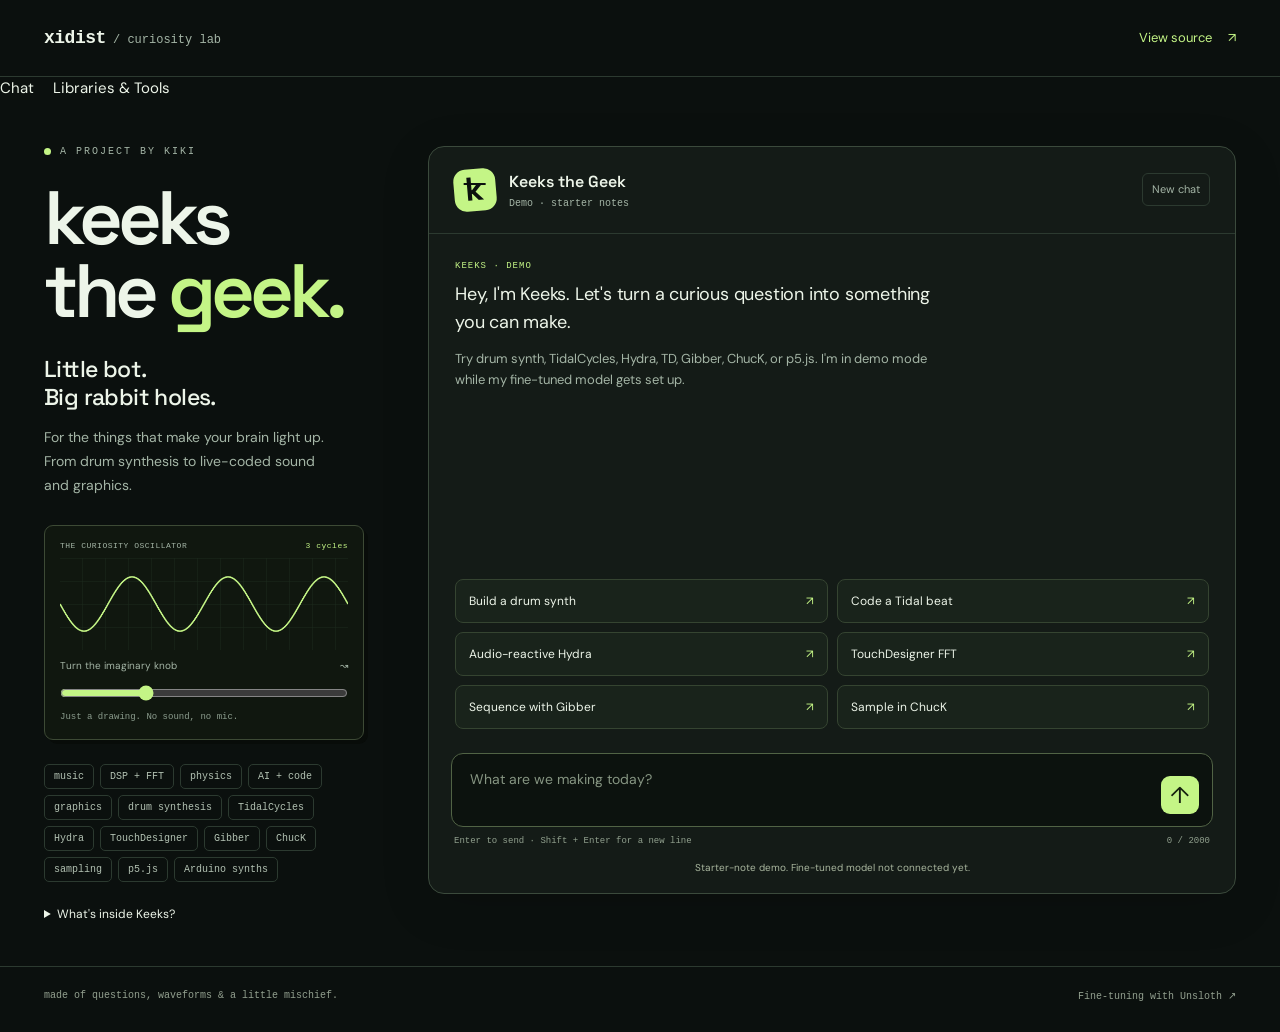
<file: web/index.html>
<!doctype html>
<html lang="en">
<head>
  <meta charset="utf-8">
  <meta name="viewport" content="width=device-width, initial-scale=1">
  <meta name="theme-color" content="#0b100e">
  <meta name="description" content="Keeks the Geek: a little creative technology chatbot by Kiki. Explore music, DSP, physics, AI, creative coding, drum building and Arduino synths.">
  <title>Keeks the Geek · Kiki's curiosity lab</title>
  <link rel="stylesheet" href="./styles.css?v=tools-1">
  <script src="./config.js" defer></script>
  <script src="./notes.js?v=tools-1" defer></script>
  <script src="./retrieval.js?v=tools-1" defer></script>
  <script src="./chat.js?v=tools-1" defer></script>
</head>
<body>
  <a class="skip" href="#question">Skip to chat</a>
  <header class="topbar">
    <a class="wordmark" href="https://xidist.xyz">xidist<span> / curiosity lab</span></a>
    <a class="source" href="https://github.com/xidist/keeks-the-geek" target="_blank" rel="noopener noreferrer">View source <span aria-hidden="true">↗</span></a>
  </header>
  <nav aria-label="Keeks navigation" style="display:flex;gap:1.2rem;flex-wrap:wrap"><a href="./index.html">Chat</a><a href="./libraries.html">Libraries &amp; Tools</a></nav>
  <main class="layout">
    <aside class="intro">
      <p class="eyebrow"><span class="status-dot"></span> A PROJECT BY KIKI</p>
      <h1>keeks<br>the <em>geek.</em></h1>
      <p class="tagline">Little bot.<br>Big rabbit holes.</p>
      <p class="description">For the things that make your brain light up. From drum synthesis to live-coded sound and graphics.</p>
      <div class="scope" aria-label="Decorative oscillator playground">
        <div class="scope-top"><span>THE CURIOSITY OSCILLATOR</span><span id="wave-value">3 cycles</span></div>
        <canvas id="wave" width="560" height="180" aria-label="Illustration of an adjustable sine wave"></canvas>
        <label for="frequency">Turn the imaginary knob <span aria-hidden="true">↝</span></label>
        <input id="frequency" type="range" min="1" max="8" step="0.1" value="3" aria-label="Wave cycles in illustration">
        <p>Just a drawing. No sound, no mic.</p>
      </div>
      <div class="topics" aria-label="Special interests"><span>music</span><span>DSP + FFT</span><span>physics</span><span>AI + code</span><span>graphics</span><span>drum synthesis</span><span>TidalCycles</span><span>Hydra</span><span>TouchDesigner</span><span>Gibber</span><span>ChucK</span><span>sampling</span><span>p5.js</span><span>Arduino synths</span></div>
      <details class="lab-notes">
        <summary>What's inside Keeks?</summary>
        <p id="about-mode">This demo searches 185 authored starter notes, including creative coding examples with documentation links. It does not generate answers with an LLM yet. The GitHub project includes a Qwen + Unsloth fine-tuning notebook, dataset, evaluation, and model-server code.</p>
        <p>Demo questions stay in this page's memory and disappear on reload. Connected model mode sends your conversation to the configured model server.</p>
      </details>
    </aside>
    <section class="chat" aria-labelledby="chat-title">
      <div class="chat-header">
        <div class="avatar" aria-hidden="true"><span>k</span><i></i></div>
        <div class="chat-identity"><h2 id="chat-title">Keeks the Geek</h2><p id="mode-label">Demo · starter notes</p></div>
        <button id="clear" class="text-button" type="button">New chat</button>
      </div>
      <div class="chat-body" id="messages" role="log" aria-label="Conversation" aria-live="polite" aria-relevant="additions text"></div>
      <div class="suggestions" id="suggestions" aria-label="Try a question">
        <button type="button" data-question="Drum synth">Build a drum synth <span>↗</span></button>
        <button type="button" data-question="TidalCycles">Code a Tidal beat <span>↗</span></button>
        <button type="button" data-question="Hydra audio">Audio-reactive Hydra <span>↗</span></button>
        <button type="button" data-question="TD FFT">TouchDesigner FFT <span>↗</span></button>
        <button type="button" data-question="Gibber">Sequence with Gibber <span>↗</span></button>
        <button type="button" data-question="ChucK sample">Sample in ChucK <span>↗</span></button>
      </div>
      <form id="chat-form" class="composer">
        <label class="sr-only" for="question">Ask Keeks a question</label>
        <textarea id="question" name="question" maxlength="2000" rows="2" placeholder="What are we making today?" required></textarea>
        <button id="send" type="submit" aria-label="Send question"><span aria-hidden="true">↑</span></button>
      </form>
      <div class="composer-note"><span id="request-status" role="status">Enter to send · Shift + Enter for a new line</span><span id="counter">0 / 2000</span></div>
      <p class="mode-disclosure" id="mode-disclosure">Starter-note demo. Fine-tuned model not connected yet.</p>
    </section>
  </main>
  <footer><span>made of questions, waveforms &amp; a little mischief.</span><a href="https://unsloth.ai/docs" target="_blank" rel="noopener noreferrer">Fine-tuning with Unsloth ↗</a></footer>
</body>
</html>
</file>
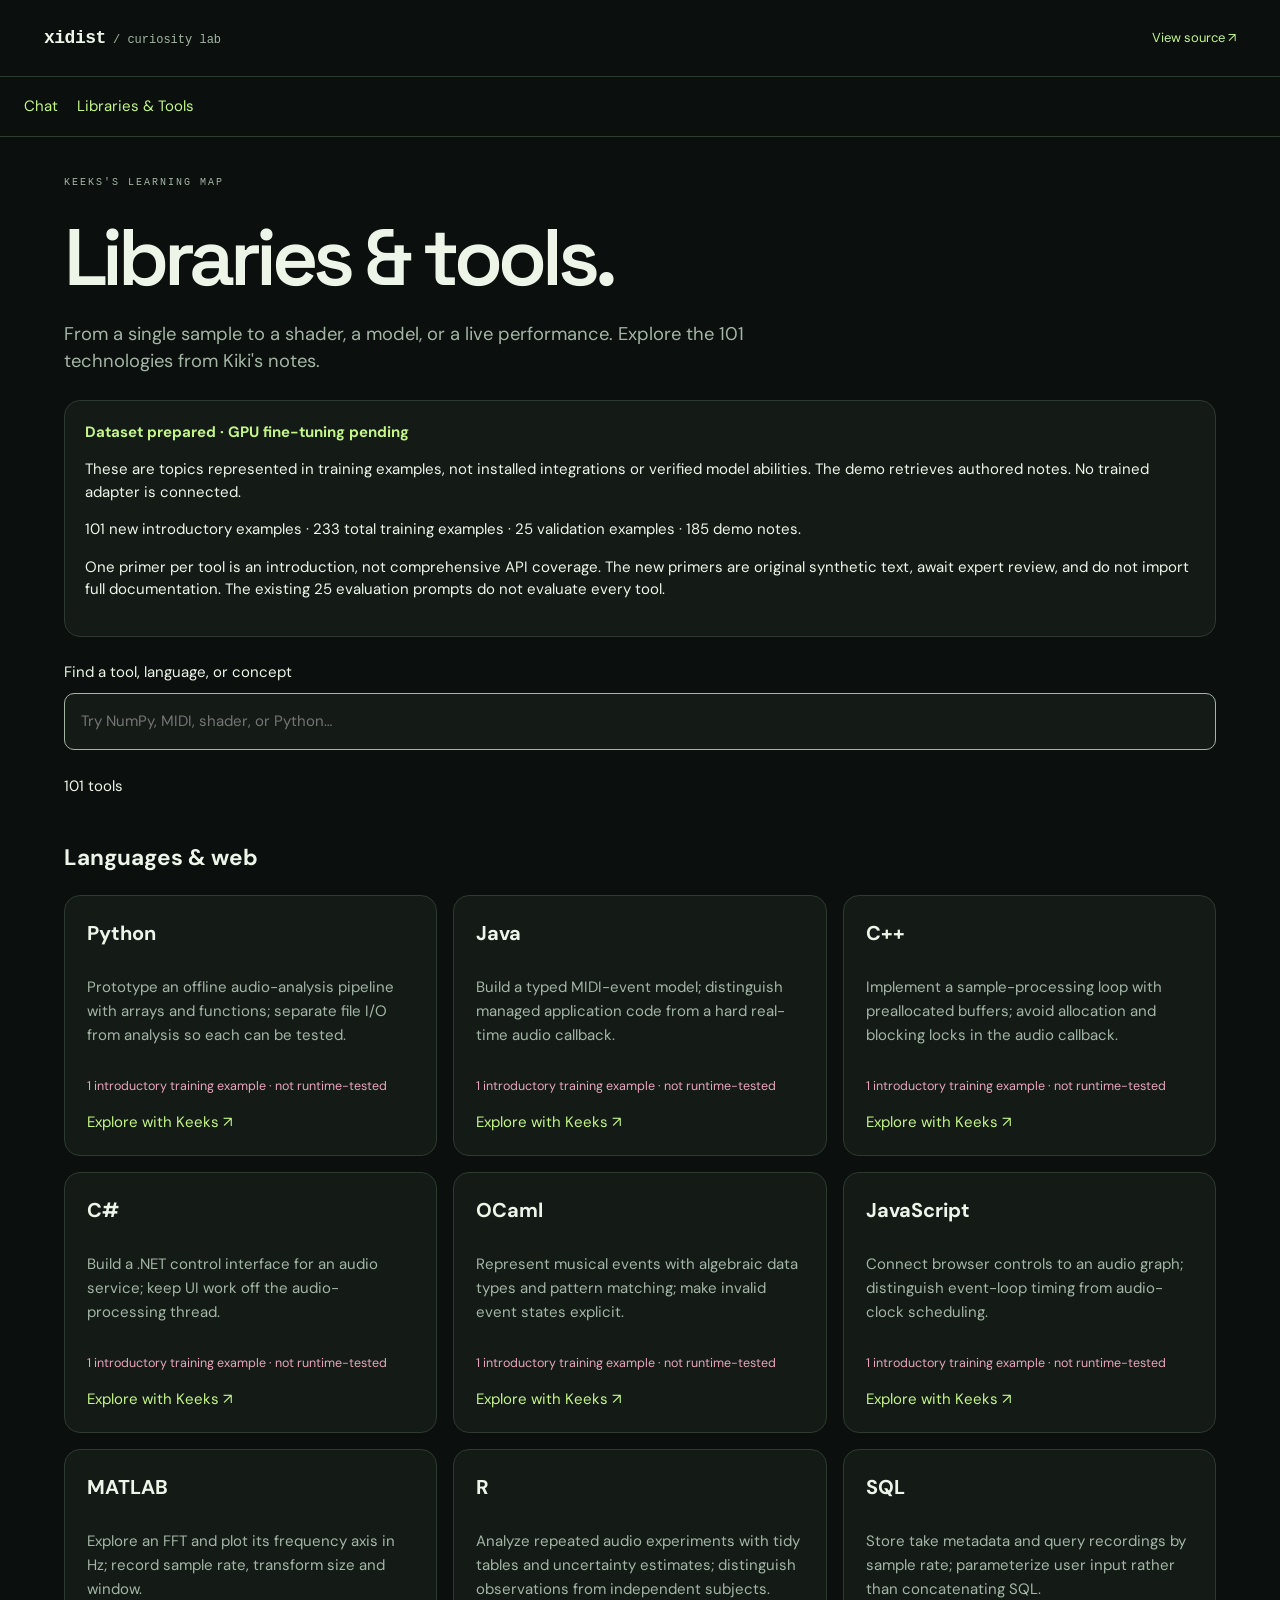
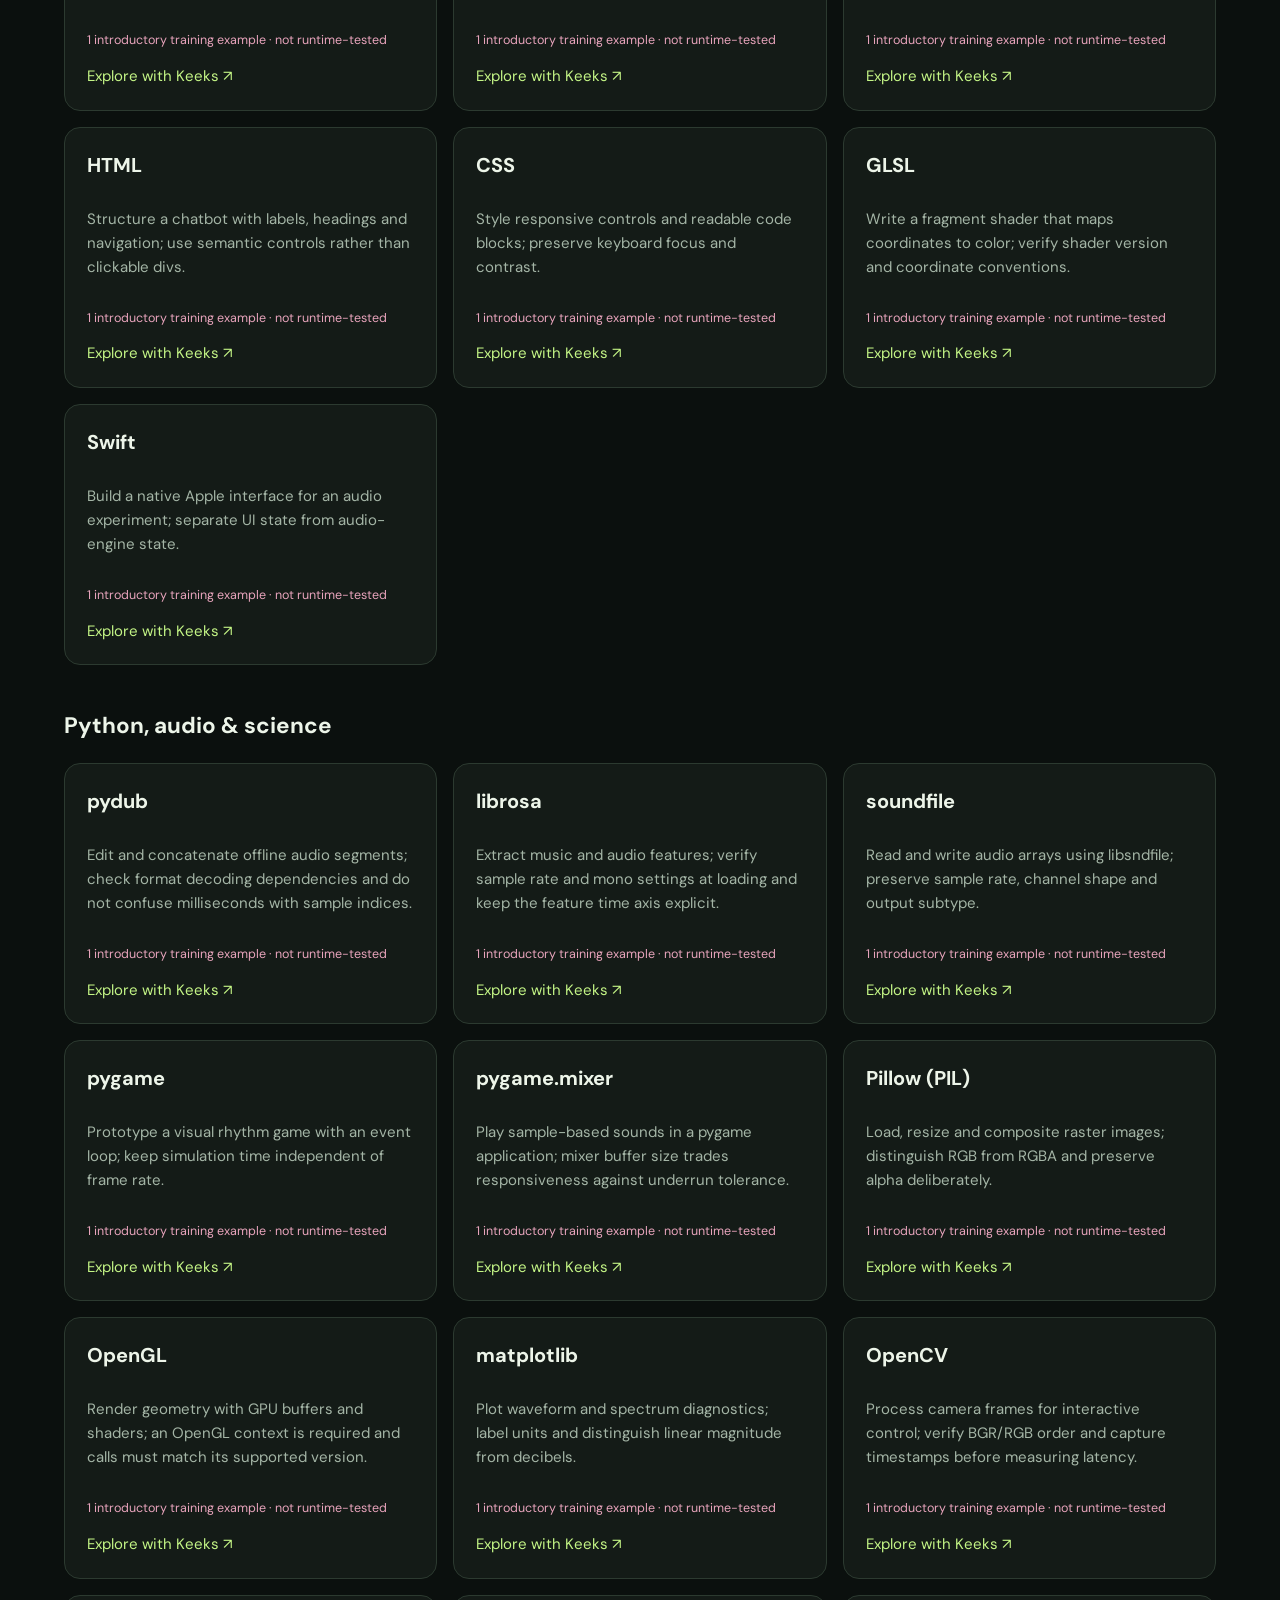
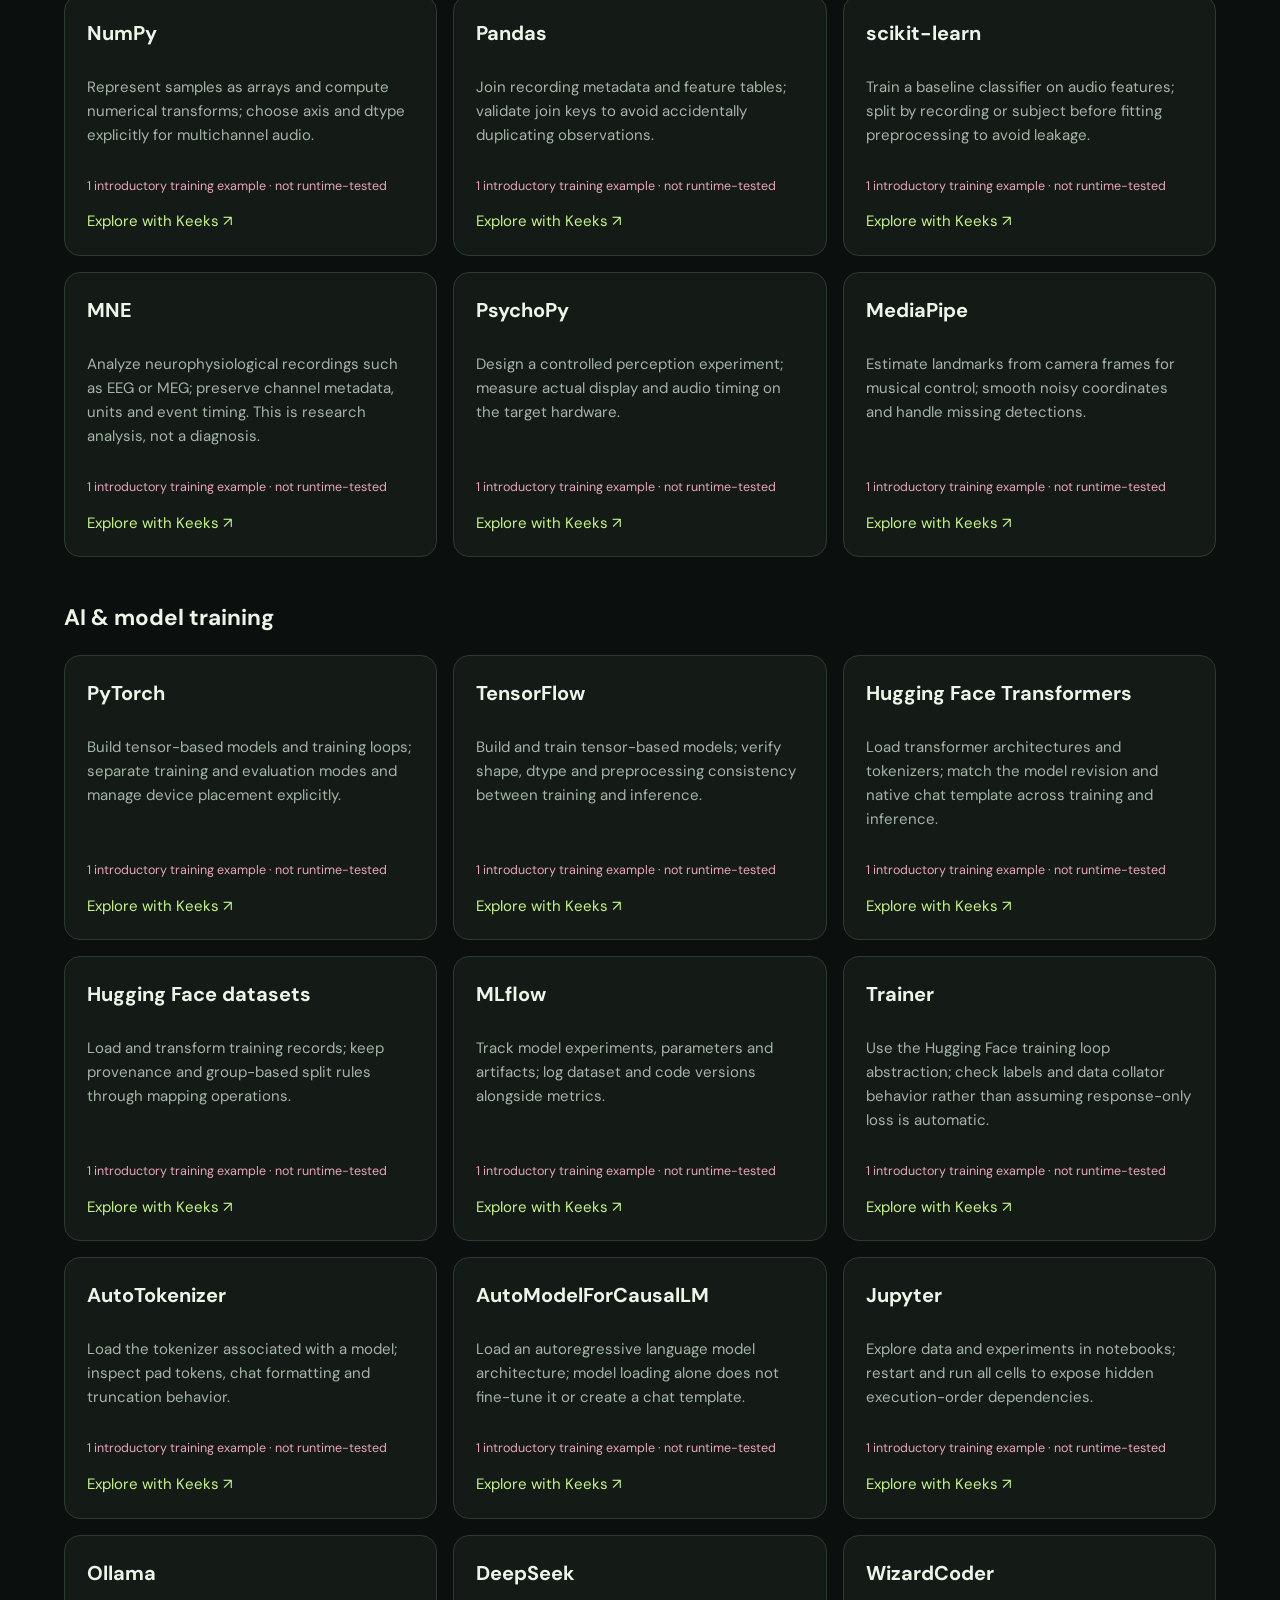
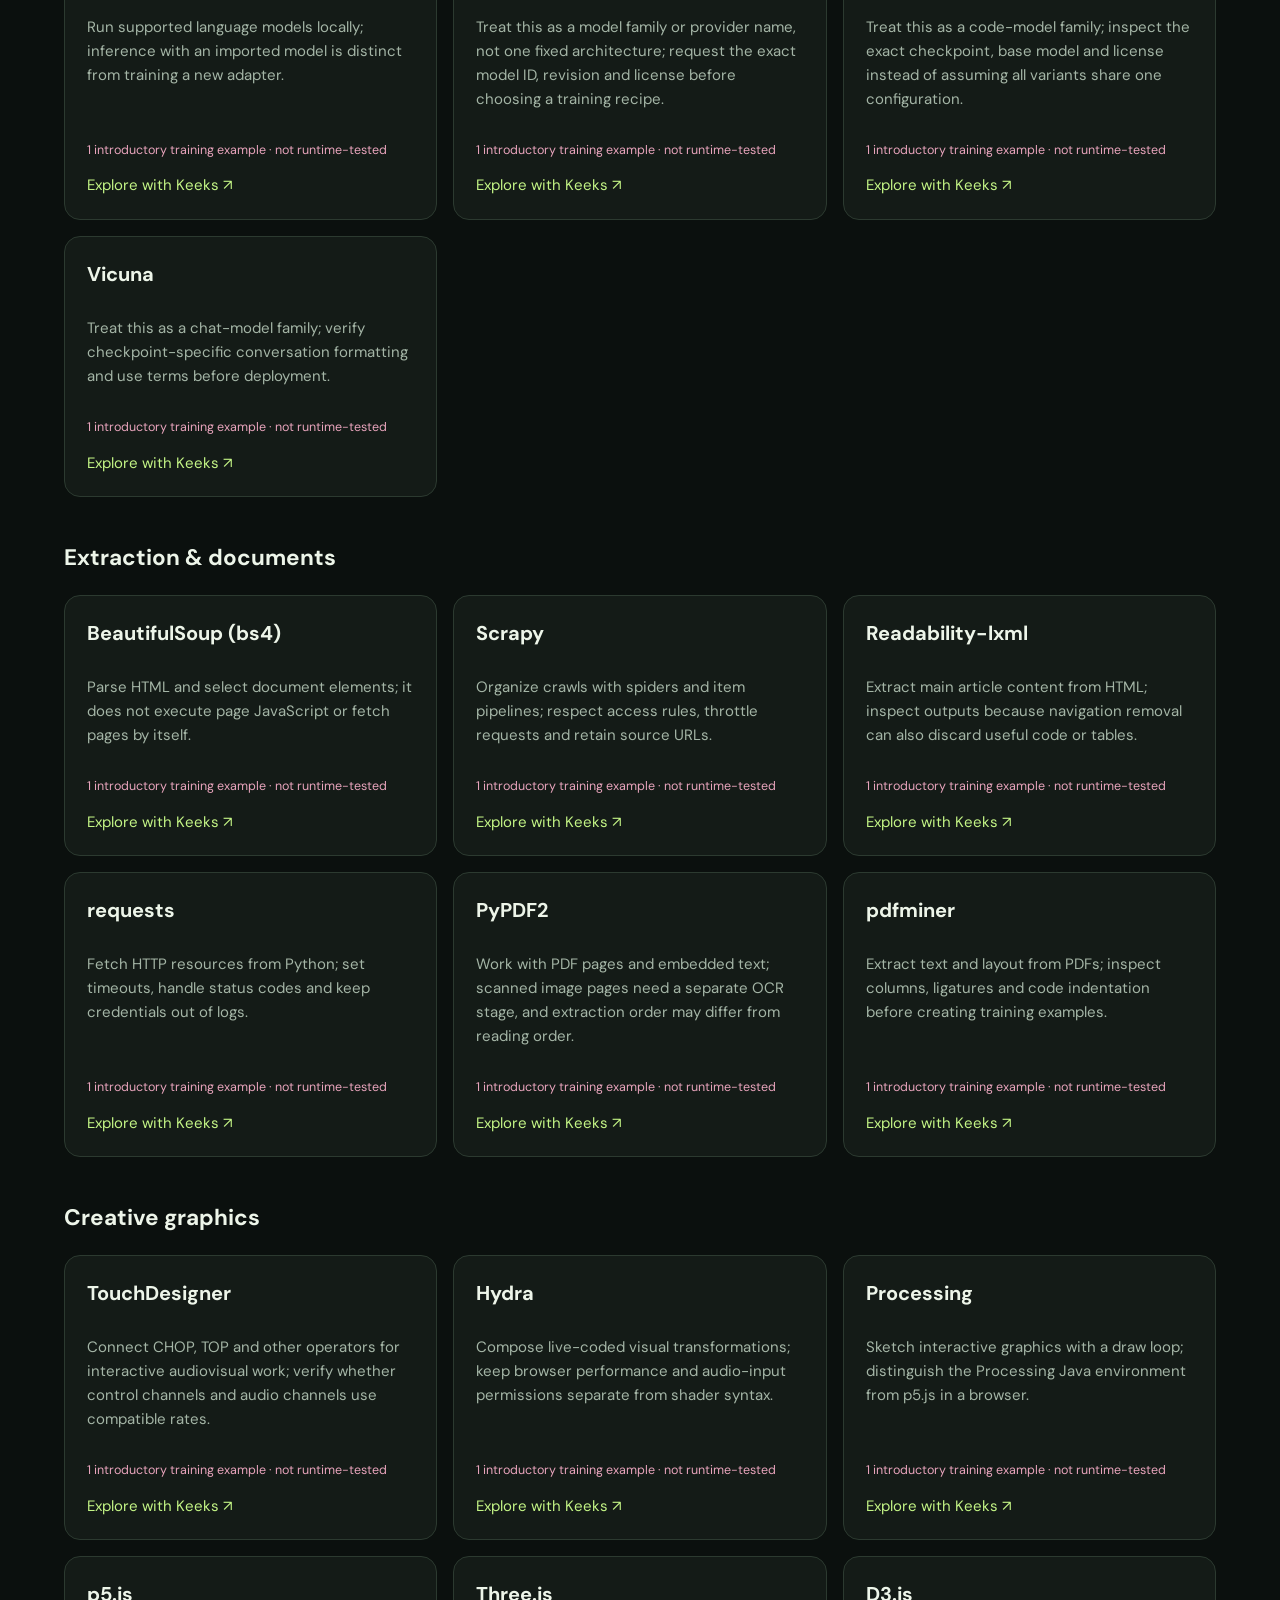
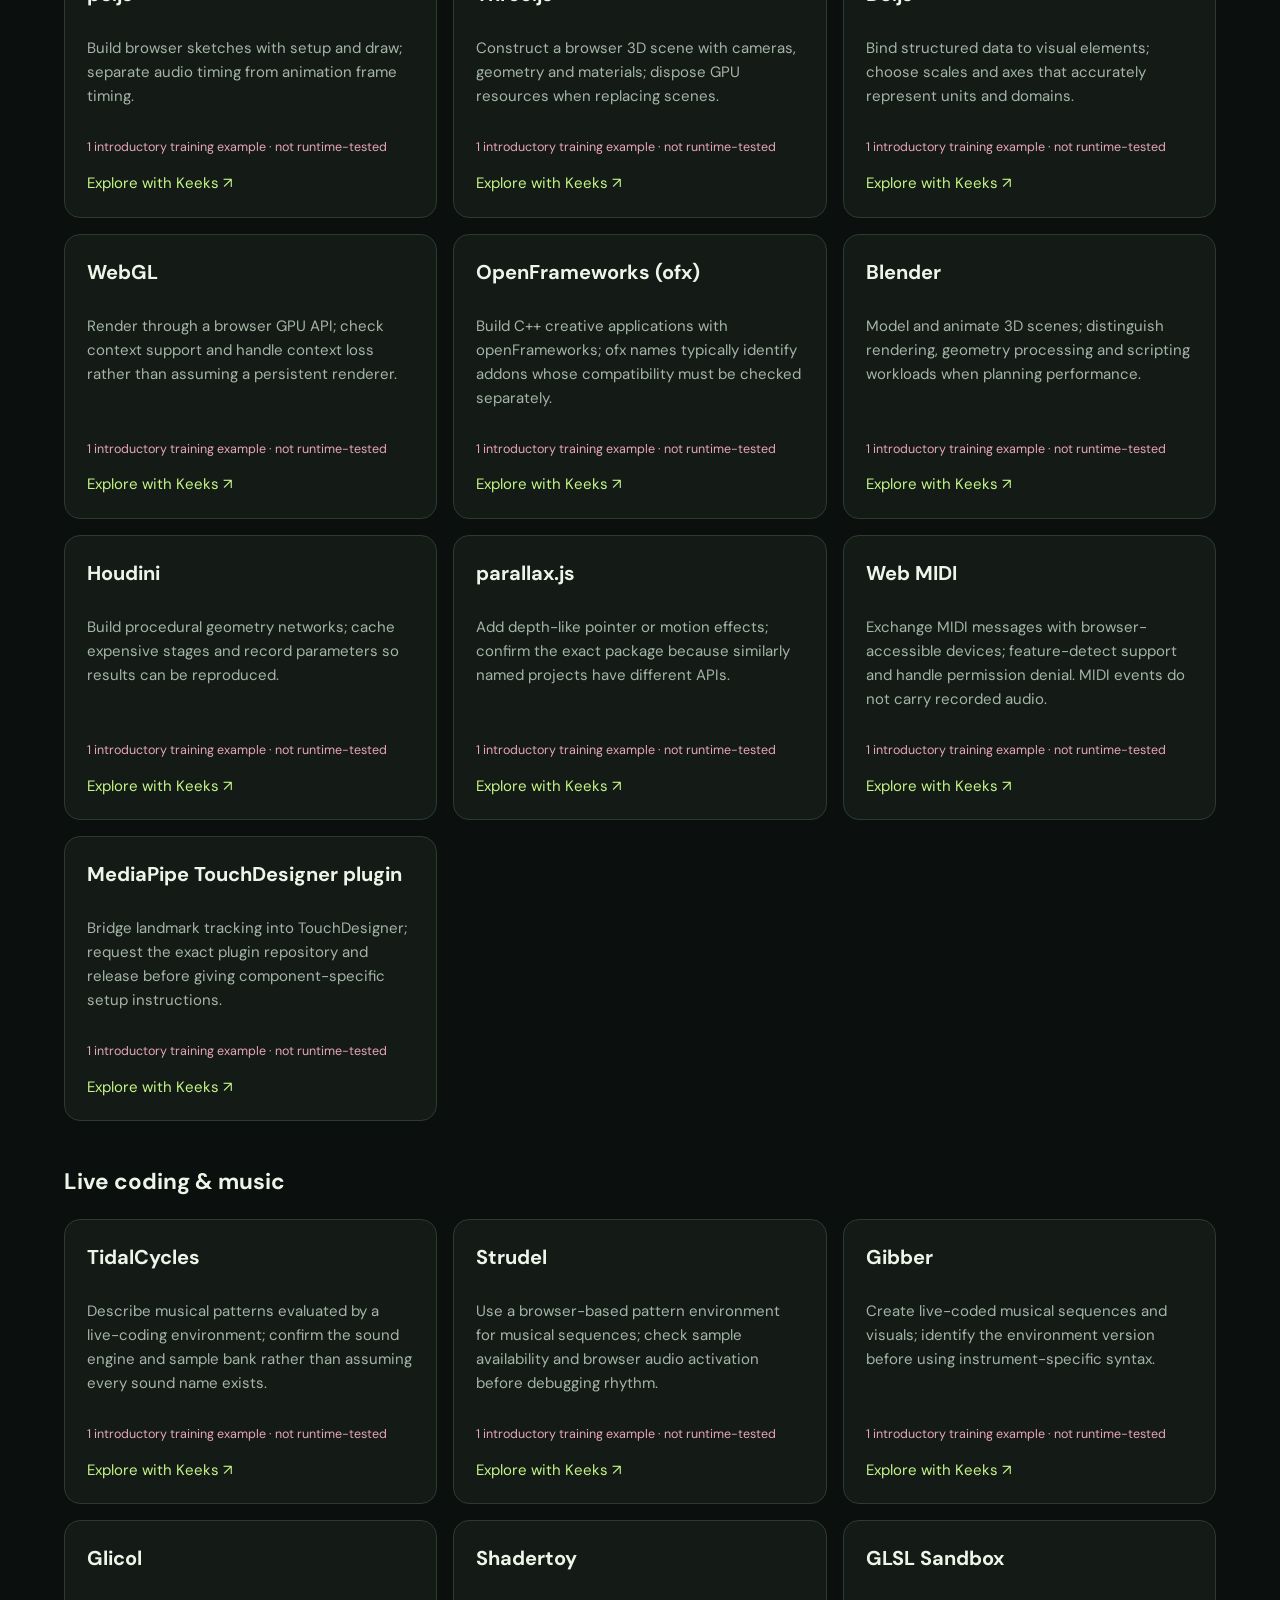
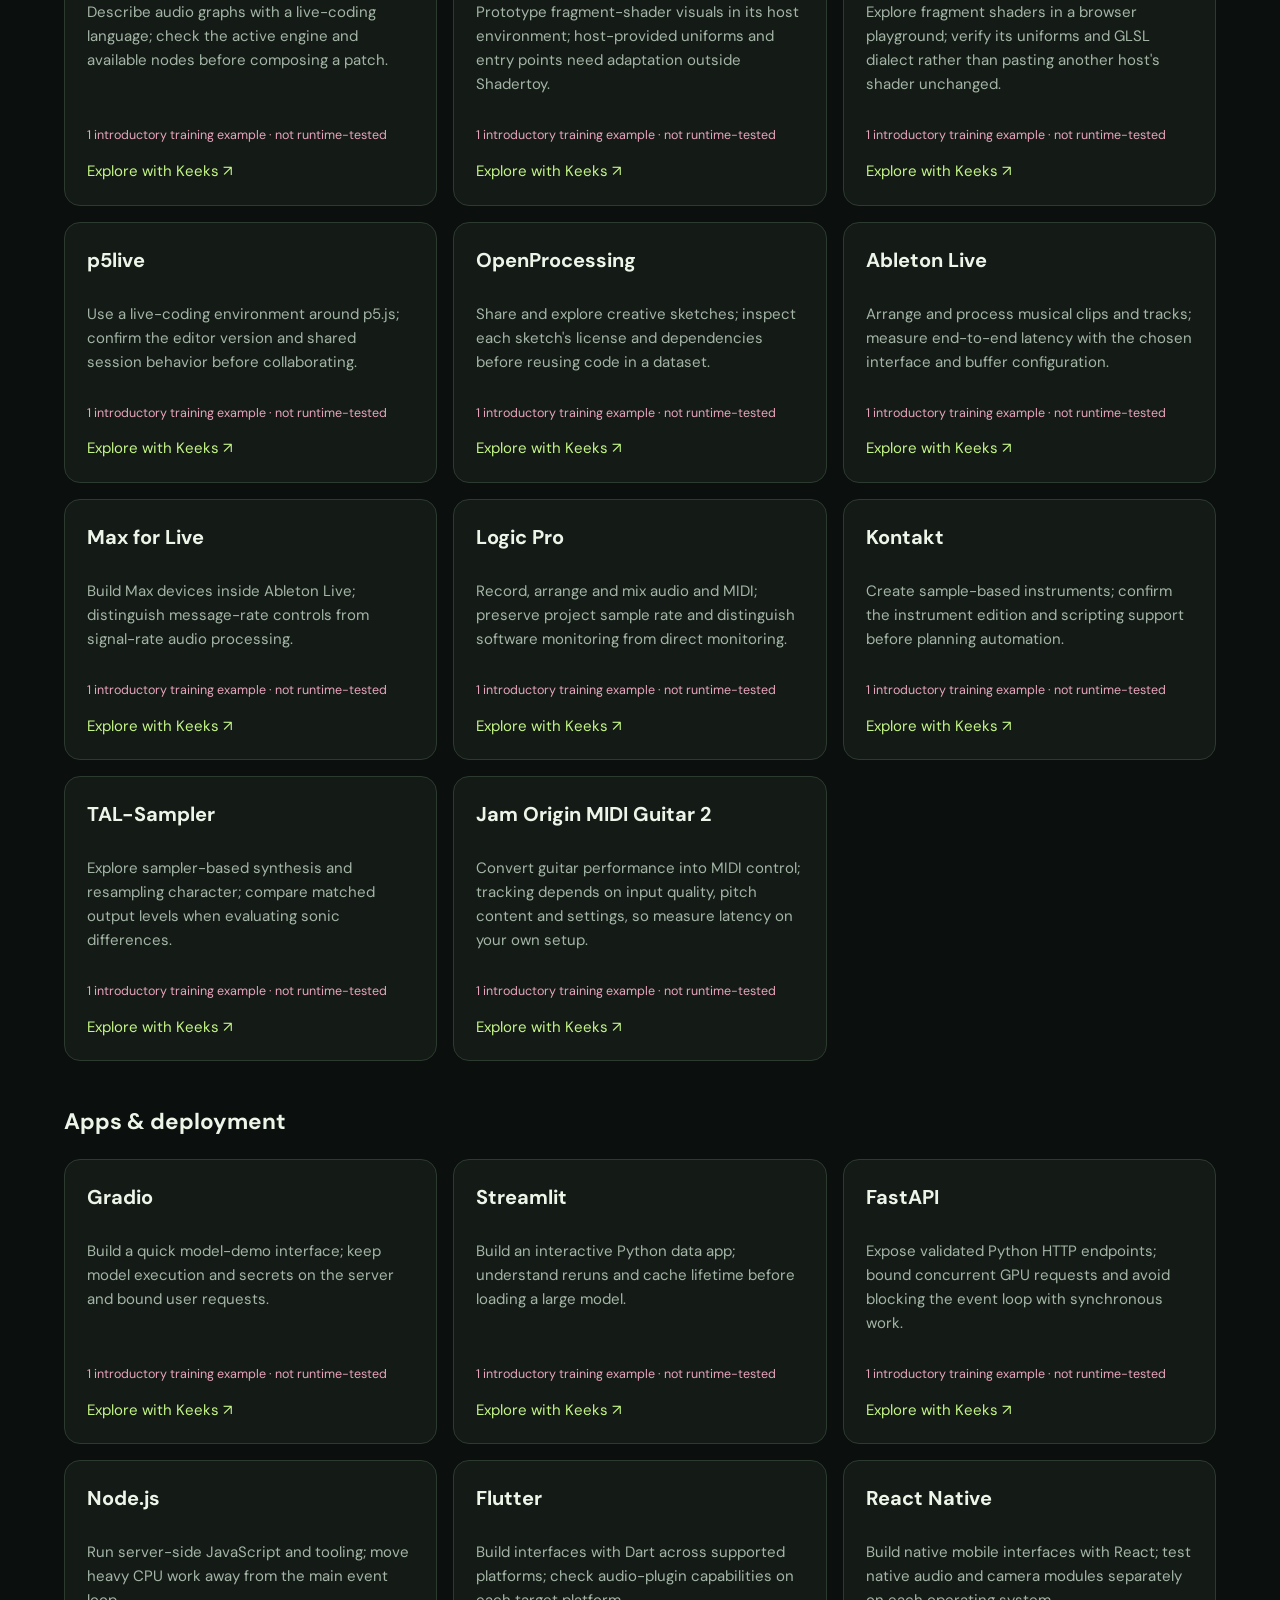
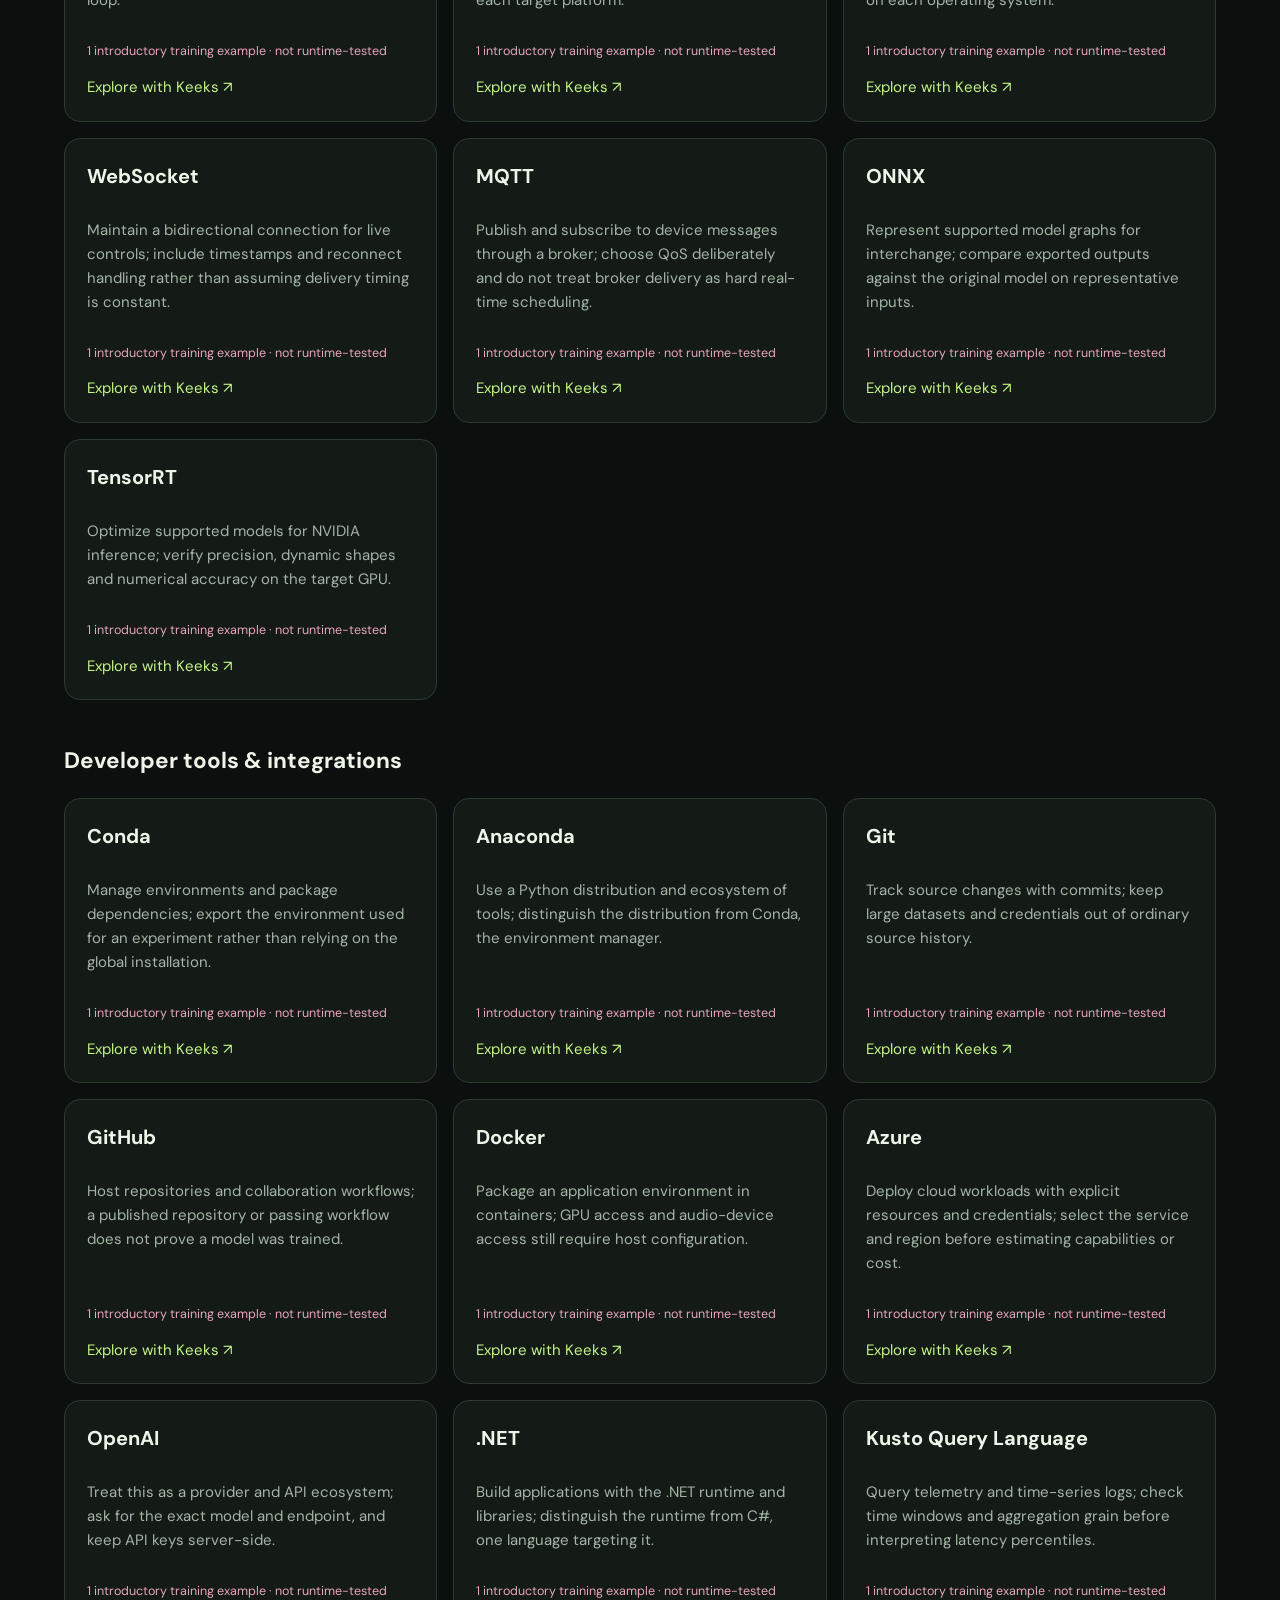
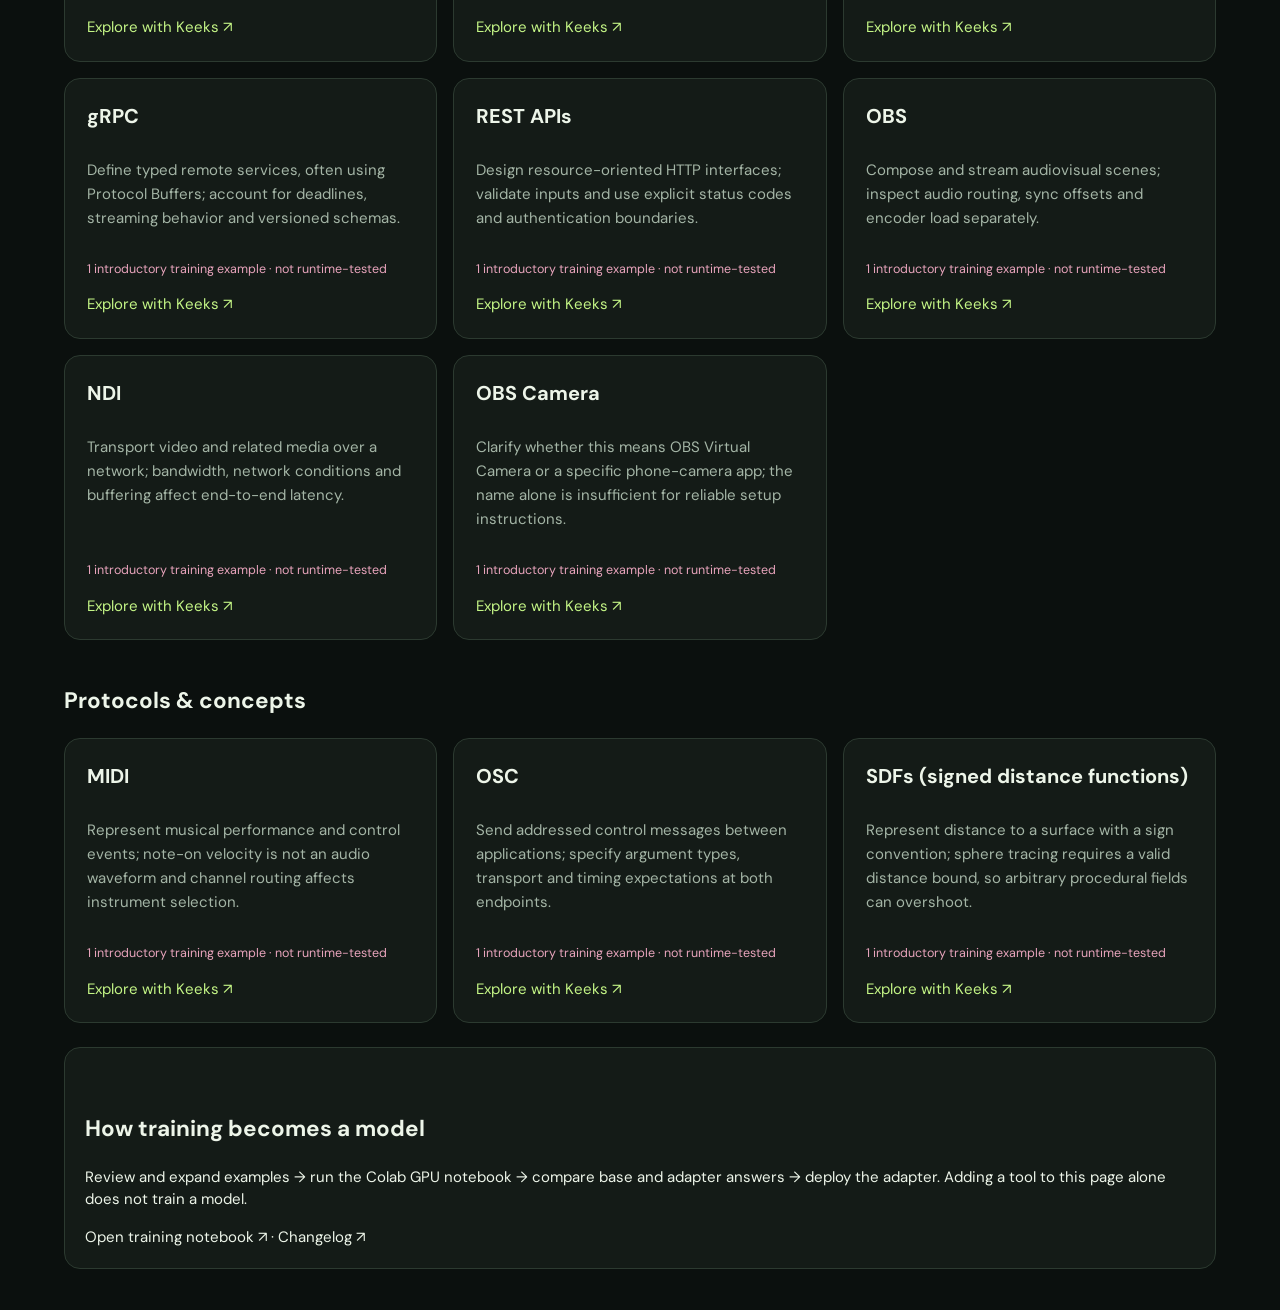
<file: web/libraries.html>
<!doctype html><html lang="en"><head><meta charset="utf-8"><meta name="viewport" content="width=device-width,initial-scale=1"><meta name="theme-color" content="#0b100e"><title>Libraries & Tools · Keeks the Geek</title><link rel="stylesheet" href="./styles.css?v=tools-1"><style>
.catalog{max-width:1200px;margin:40px auto;padding:0 24px}nav{padding:18px 24px;border-bottom:1px solid var(--line)}nav a{color:var(--acid)}.catalog h1{font-size:clamp(2.5rem,7vw,5rem);line-height:1.1;margin:20px 0}.catalog h2{margin:44px 0 20px}.lede{font-size:1.15rem;max-width:780px;color:var(--muted)}.status-box{border:1px solid var(--line);padding:20px;border-radius:16px;margin:24px 0;background:var(--panel)}.status-box strong{color:var(--acid)}.tool-grid{display:grid;grid-template-columns:repeat(auto-fit,minmax(min(100%,290px),1fr));gap:16px}.tool-card{display:flex;flex-direction:column;border:1px solid var(--line);border-radius:16px;padding:22px;background:var(--panel)}.tool-card h3{font-size:1.25rem;margin:0 0 12px}.tool-card p{color:var(--muted);line-height:1.6;flex:1}.tool-card small{color:var(--pink);display:block;margin:15px 0}.tool-card a{color:var(--acid)}#tool-search{width:100%;background:var(--panel);color:var(--ink);padding:16px;border:1px solid var(--muted);border-radius:10px;font:inherit;margin:10px 0} [hidden]{display:none!important}a:focus-visible,input:focus-visible{outline:3px solid var(--acid);outline-offset:4px}
</style><script src="./libraries.js" defer></script></head><body><header class="topbar"><a class="wordmark" href="https://xidist.xyz">xidist<span> / curiosity lab</span></a><a class="source" href="https://github.com/xidist/keeks-the-geek">View source ↗</a></header><nav aria-label="Keeks navigation" style="display:flex;gap:1.2rem;flex-wrap:wrap"><a href="./index.html">Chat</a><a href="./libraries.html">Libraries &amp; Tools</a></nav><main class="catalog"><p class="eyebrow">KEEKS'S LEARNING MAP</p><h1>Libraries &amp; tools.</h1><p class="lede">From a single sample to a shader, a model, or a live performance. Explore the 101 technologies from Kiki's notes.</p><div class="status-box"><strong>Dataset prepared · GPU fine-tuning pending</strong><p>These are topics represented in training examples, not installed integrations or verified model abilities. The demo retrieves authored notes. No trained adapter is connected.</p><p>101 new introductory examples · 233 total training examples · 25 validation examples · 185 demo notes.</p><p>One primer per tool is an introduction, not comprehensive API coverage. The new primers are original synthetic text, await expert review, and do not import full documentation. The existing 25 evaluation prompts do not evaluate every tool.</p></div><label for="tool-search">Find a tool, language, or concept</label><input id="tool-search" type="search" placeholder="Try NumPy, MIDI, shader, or Python…"><p id="result-count" role="status">101 tools</p><section class="tool-group"><h2>Languages &amp; web</h2><div class="tool-grid"><article class="tool-card" data-search="python prototype an offline audio-analysis pipeline with arrays and functions; separate file i/o from analysis so each can be tested. languages &amp; web"><h3>Python</h3><p>Prototype an offline audio-analysis pipeline with arrays and functions; separate file I/O from analysis so each can be tested.</p><small>1 introductory training example · not runtime-tested</small><a href="./index.html?tool=tool-python">Explore with Keeks ↗</a></article><article class="tool-card" data-search="java build a typed midi-event model; distinguish managed application code from a hard real-time audio callback. languages &amp; web"><h3>Java</h3><p>Build a typed MIDI-event model; distinguish managed application code from a hard real-time audio callback.</p><small>1 introductory training example · not runtime-tested</small><a href="./index.html?tool=tool-java">Explore with Keeks ↗</a></article><article class="tool-card" data-search="c++ implement a sample-processing loop with preallocated buffers; avoid allocation and blocking locks in the audio callback. languages &amp; web"><h3>C++</h3><p>Implement a sample-processing loop with preallocated buffers; avoid allocation and blocking locks in the audio callback.</p><small>1 introductory training example · not runtime-tested</small><a href="./index.html?tool=tool-cpp">Explore with Keeks ↗</a></article><article class="tool-card" data-search="c# build a .net control interface for an audio service; keep ui work off the audio-processing thread. languages &amp; web"><h3>C#</h3><p>Build a .NET control interface for an audio service; keep UI work off the audio-processing thread.</p><small>1 introductory training example · not runtime-tested</small><a href="./index.html?tool=tool-csharp">Explore with Keeks ↗</a></article><article class="tool-card" data-search="ocaml represent musical events with algebraic data types and pattern matching; make invalid event states explicit. languages &amp; web"><h3>OCaml</h3><p>Represent musical events with algebraic data types and pattern matching; make invalid event states explicit.</p><small>1 introductory training example · not runtime-tested</small><a href="./index.html?tool=tool-ocaml">Explore with Keeks ↗</a></article><article class="tool-card" data-search="javascript connect browser controls to an audio graph; distinguish event-loop timing from audio-clock scheduling. languages &amp; web"><h3>JavaScript</h3><p>Connect browser controls to an audio graph; distinguish event-loop timing from audio-clock scheduling.</p><small>1 introductory training example · not runtime-tested</small><a href="./index.html?tool=tool-javascript">Explore with Keeks ↗</a></article><article class="tool-card" data-search="matlab explore an fft and plot its frequency axis in hz; record sample rate, transform size and window. languages &amp; web"><h3>MATLAB</h3><p>Explore an FFT and plot its frequency axis in Hz; record sample rate, transform size and window.</p><small>1 introductory training example · not runtime-tested</small><a href="./index.html?tool=tool-matlab">Explore with Keeks ↗</a></article><article class="tool-card" data-search="r analyze repeated audio experiments with tidy tables and uncertainty estimates; distinguish observations from independent subjects. languages &amp; web"><h3>R</h3><p>Analyze repeated audio experiments with tidy tables and uncertainty estimates; distinguish observations from independent subjects.</p><small>1 introductory training example · not runtime-tested</small><a href="./index.html?tool=tool-r">Explore with Keeks ↗</a></article><article class="tool-card" data-search="sql store take metadata and query recordings by sample rate; parameterize user input rather than concatenating sql. languages &amp; web"><h3>SQL</h3><p>Store take metadata and query recordings by sample rate; parameterize user input rather than concatenating SQL.</p><small>1 introductory training example · not runtime-tested</small><a href="./index.html?tool=tool-sql">Explore with Keeks ↗</a></article><article class="tool-card" data-search="html structure a chatbot with labels, headings and navigation; use semantic controls rather than clickable divs. languages &amp; web"><h3>HTML</h3><p>Structure a chatbot with labels, headings and navigation; use semantic controls rather than clickable divs.</p><small>1 introductory training example · not runtime-tested</small><a href="./index.html?tool=tool-html">Explore with Keeks ↗</a></article><article class="tool-card" data-search="css style responsive controls and readable code blocks; preserve keyboard focus and contrast. languages &amp; web"><h3>CSS</h3><p>Style responsive controls and readable code blocks; preserve keyboard focus and contrast.</p><small>1 introductory training example · not runtime-tested</small><a href="./index.html?tool=tool-css">Explore with Keeks ↗</a></article><article class="tool-card" data-search="glsl write a fragment shader that maps coordinates to color; verify shader version and coordinate conventions. languages &amp; web"><h3>GLSL</h3><p>Write a fragment shader that maps coordinates to color; verify shader version and coordinate conventions.</p><small>1 introductory training example · not runtime-tested</small><a href="./index.html?tool=tool-glsl">Explore with Keeks ↗</a></article><article class="tool-card" data-search="swift build a native apple interface for an audio experiment; separate ui state from audio-engine state. languages &amp; web"><h3>Swift</h3><p>Build a native Apple interface for an audio experiment; separate UI state from audio-engine state.</p><small>1 introductory training example · not runtime-tested</small><a href="./index.html?tool=tool-swift">Explore with Keeks ↗</a></article></div></section><section class="tool-group"><h2>Python, audio &amp; science</h2><div class="tool-grid"><article class="tool-card" data-search="pydub edit and concatenate offline audio segments; check format decoding dependencies and do not confuse milliseconds with sample indices. python, audio &amp; science"><h3>pydub</h3><p>Edit and concatenate offline audio segments; check format decoding dependencies and do not confuse milliseconds with sample indices.</p><small>1 introductory training example · not runtime-tested</small><a href="./index.html?tool=tool-pydub">Explore with Keeks ↗</a></article><article class="tool-card" data-search="librosa extract music and audio features; verify sample rate and mono settings at loading and keep the feature time axis explicit. python, audio &amp; science"><h3>librosa</h3><p>Extract music and audio features; verify sample rate and mono settings at loading and keep the feature time axis explicit.</p><small>1 introductory training example · not runtime-tested</small><a href="./index.html?tool=tool-librosa">Explore with Keeks ↗</a></article><article class="tool-card" data-search="soundfile read and write audio arrays using libsndfile; preserve sample rate, channel shape and output subtype. python, audio &amp; science"><h3>soundfile</h3><p>Read and write audio arrays using libsndfile; preserve sample rate, channel shape and output subtype.</p><small>1 introductory training example · not runtime-tested</small><a href="./index.html?tool=tool-soundfile">Explore with Keeks ↗</a></article><article class="tool-card" data-search="pygame prototype a visual rhythm game with an event loop; keep simulation time independent of frame rate. python, audio &amp; science"><h3>pygame</h3><p>Prototype a visual rhythm game with an event loop; keep simulation time independent of frame rate.</p><small>1 introductory training example · not runtime-tested</small><a href="./index.html?tool=tool-pygame">Explore with Keeks ↗</a></article><article class="tool-card" data-search="pygame.mixer play sample-based sounds in a pygame application; mixer buffer size trades responsiveness against underrun tolerance. python, audio &amp; science"><h3>pygame.mixer</h3><p>Play sample-based sounds in a pygame application; mixer buffer size trades responsiveness against underrun tolerance.</p><small>1 introductory training example · not runtime-tested</small><a href="./index.html?tool=tool-pygame-mixer">Explore with Keeks ↗</a></article><article class="tool-card" data-search="pillow (pil) load, resize and composite raster images; distinguish rgb from rgba and preserve alpha deliberately. python, audio &amp; science"><h3>Pillow (PIL)</h3><p>Load, resize and composite raster images; distinguish RGB from RGBA and preserve alpha deliberately.</p><small>1 introductory training example · not runtime-tested</small><a href="./index.html?tool=tool-pillow-pil">Explore with Keeks ↗</a></article><article class="tool-card" data-search="opengl render geometry with gpu buffers and shaders; an opengl context is required and calls must match its supported version. python, audio &amp; science"><h3>OpenGL</h3><p>Render geometry with GPU buffers and shaders; an OpenGL context is required and calls must match its supported version.</p><small>1 introductory training example · not runtime-tested</small><a href="./index.html?tool=tool-opengl">Explore with Keeks ↗</a></article><article class="tool-card" data-search="matplotlib plot waveform and spectrum diagnostics; label units and distinguish linear magnitude from decibels. python, audio &amp; science"><h3>matplotlib</h3><p>Plot waveform and spectrum diagnostics; label units and distinguish linear magnitude from decibels.</p><small>1 introductory training example · not runtime-tested</small><a href="./index.html?tool=tool-matplotlib">Explore with Keeks ↗</a></article><article class="tool-card" data-search="opencv process camera frames for interactive control; verify bgr/rgb order and capture timestamps before measuring latency. python, audio &amp; science"><h3>OpenCV</h3><p>Process camera frames for interactive control; verify BGR/RGB order and capture timestamps before measuring latency.</p><small>1 introductory training example · not runtime-tested</small><a href="./index.html?tool=tool-opencv">Explore with Keeks ↗</a></article><article class="tool-card" data-search="numpy represent samples as arrays and compute numerical transforms; choose axis and dtype explicitly for multichannel audio. python, audio &amp; science"><h3>NumPy</h3><p>Represent samples as arrays and compute numerical transforms; choose axis and dtype explicitly for multichannel audio.</p><small>1 introductory training example · not runtime-tested</small><a href="./index.html?tool=tool-numpy">Explore with Keeks ↗</a></article><article class="tool-card" data-search="pandas join recording metadata and feature tables; validate join keys to avoid accidentally duplicating observations. python, audio &amp; science"><h3>Pandas</h3><p>Join recording metadata and feature tables; validate join keys to avoid accidentally duplicating observations.</p><small>1 introductory training example · not runtime-tested</small><a href="./index.html?tool=tool-pandas">Explore with Keeks ↗</a></article><article class="tool-card" data-search="scikit-learn train a baseline classifier on audio features; split by recording or subject before fitting preprocessing to avoid leakage. python, audio &amp; science"><h3>scikit-learn</h3><p>Train a baseline classifier on audio features; split by recording or subject before fitting preprocessing to avoid leakage.</p><small>1 introductory training example · not runtime-tested</small><a href="./index.html?tool=tool-scikit-learn">Explore with Keeks ↗</a></article><article class="tool-card" data-search="mne analyze neurophysiological recordings such as eeg or meg; preserve channel metadata, units and event timing. this is research analysis, not a diagnosis. python, audio &amp; science"><h3>MNE</h3><p>Analyze neurophysiological recordings such as EEG or MEG; preserve channel metadata, units and event timing. This is research analysis, not a diagnosis.</p><small>1 introductory training example · not runtime-tested</small><a href="./index.html?tool=tool-mne">Explore with Keeks ↗</a></article><article class="tool-card" data-search="psychopy design a controlled perception experiment; measure actual display and audio timing on the target hardware. python, audio &amp; science"><h3>PsychoPy</h3><p>Design a controlled perception experiment; measure actual display and audio timing on the target hardware.</p><small>1 introductory training example · not runtime-tested</small><a href="./index.html?tool=tool-psychopy">Explore with Keeks ↗</a></article><article class="tool-card" data-search="mediapipe estimate landmarks from camera frames for musical control; smooth noisy coordinates and handle missing detections. python, audio &amp; science"><h3>MediaPipe</h3><p>Estimate landmarks from camera frames for musical control; smooth noisy coordinates and handle missing detections.</p><small>1 introductory training example · not runtime-tested</small><a href="./index.html?tool=tool-mediapipe">Explore with Keeks ↗</a></article></div></section><section class="tool-group"><h2>AI &amp; model training</h2><div class="tool-grid"><article class="tool-card" data-search="pytorch build tensor-based models and training loops; separate training and evaluation modes and manage device placement explicitly. ai &amp; model training"><h3>PyTorch</h3><p>Build tensor-based models and training loops; separate training and evaluation modes and manage device placement explicitly.</p><small>1 introductory training example · not runtime-tested</small><a href="./index.html?tool=tool-pytorch">Explore with Keeks ↗</a></article><article class="tool-card" data-search="tensorflow build and train tensor-based models; verify shape, dtype and preprocessing consistency between training and inference. ai &amp; model training"><h3>TensorFlow</h3><p>Build and train tensor-based models; verify shape, dtype and preprocessing consistency between training and inference.</p><small>1 introductory training example · not runtime-tested</small><a href="./index.html?tool=tool-tensorflow">Explore with Keeks ↗</a></article><article class="tool-card" data-search="hugging face transformers load transformer architectures and tokenizers; match the model revision and native chat template across training and inference. ai &amp; model training"><h3>Hugging Face Transformers</h3><p>Load transformer architectures and tokenizers; match the model revision and native chat template across training and inference.</p><small>1 introductory training example · not runtime-tested</small><a href="./index.html?tool=tool-hugging-face-transformers">Explore with Keeks ↗</a></article><article class="tool-card" data-search="hugging face datasets load and transform training records; keep provenance and group-based split rules through mapping operations. ai &amp; model training"><h3>Hugging Face datasets</h3><p>Load and transform training records; keep provenance and group-based split rules through mapping operations.</p><small>1 introductory training example · not runtime-tested</small><a href="./index.html?tool=tool-hugging-face-datasets">Explore with Keeks ↗</a></article><article class="tool-card" data-search="mlflow track model experiments, parameters and artifacts; log dataset and code versions alongside metrics. ai &amp; model training"><h3>MLflow</h3><p>Track model experiments, parameters and artifacts; log dataset and code versions alongside metrics.</p><small>1 introductory training example · not runtime-tested</small><a href="./index.html?tool=tool-mlflow">Explore with Keeks ↗</a></article><article class="tool-card" data-search="trainer use the hugging face training loop abstraction; check labels and data collator behavior rather than assuming response-only loss is automatic. ai &amp; model training"><h3>Trainer</h3><p>Use the Hugging Face training loop abstraction; check labels and data collator behavior rather than assuming response-only loss is automatic.</p><small>1 introductory training example · not runtime-tested</small><a href="./index.html?tool=tool-trainer">Explore with Keeks ↗</a></article><article class="tool-card" data-search="autotokenizer load the tokenizer associated with a model; inspect pad tokens, chat formatting and truncation behavior. ai &amp; model training"><h3>AutoTokenizer</h3><p>Load the tokenizer associated with a model; inspect pad tokens, chat formatting and truncation behavior.</p><small>1 introductory training example · not runtime-tested</small><a href="./index.html?tool=tool-autotokenizer">Explore with Keeks ↗</a></article><article class="tool-card" data-search="automodelforcausallm load an autoregressive language model architecture; model loading alone does not fine-tune it or create a chat template. ai &amp; model training"><h3>AutoModelForCausalLM</h3><p>Load an autoregressive language model architecture; model loading alone does not fine-tune it or create a chat template.</p><small>1 introductory training example · not runtime-tested</small><a href="./index.html?tool=tool-automodelforcausallm">Explore with Keeks ↗</a></article><article class="tool-card" data-search="jupyter explore data and experiments in notebooks; restart and run all cells to expose hidden execution-order dependencies. ai &amp; model training"><h3>Jupyter</h3><p>Explore data and experiments in notebooks; restart and run all cells to expose hidden execution-order dependencies.</p><small>1 introductory training example · not runtime-tested</small><a href="./index.html?tool=tool-jupyter">Explore with Keeks ↗</a></article><article class="tool-card" data-search="ollama run supported language models locally; inference with an imported model is distinct from training a new adapter. ai &amp; model training"><h3>Ollama</h3><p>Run supported language models locally; inference with an imported model is distinct from training a new adapter.</p><small>1 introductory training example · not runtime-tested</small><a href="./index.html?tool=tool-ollama">Explore with Keeks ↗</a></article><article class="tool-card" data-search="deepseek treat this as a model family or provider name, not one fixed architecture; request the exact model id, revision and license before choosing a training recipe. ai &amp; model training"><h3>DeepSeek</h3><p>Treat this as a model family or provider name, not one fixed architecture; request the exact model ID, revision and license before choosing a training recipe.</p><small>1 introductory training example · not runtime-tested</small><a href="./index.html?tool=tool-deepseek">Explore with Keeks ↗</a></article><article class="tool-card" data-search="wizardcoder treat this as a code-model family; inspect the exact checkpoint, base model and license instead of assuming all variants share one configuration. ai &amp; model training"><h3>WizardCoder</h3><p>Treat this as a code-model family; inspect the exact checkpoint, base model and license instead of assuming all variants share one configuration.</p><small>1 introductory training example · not runtime-tested</small><a href="./index.html?tool=tool-wizardcoder">Explore with Keeks ↗</a></article><article class="tool-card" data-search="vicuna treat this as a chat-model family; verify checkpoint-specific conversation formatting and use terms before deployment. ai &amp; model training"><h3>Vicuna</h3><p>Treat this as a chat-model family; verify checkpoint-specific conversation formatting and use terms before deployment.</p><small>1 introductory training example · not runtime-tested</small><a href="./index.html?tool=tool-vicuna">Explore with Keeks ↗</a></article></div></section><section class="tool-group"><h2>Extraction &amp; documents</h2><div class="tool-grid"><article class="tool-card" data-search="beautifulsoup (bs4) parse html and select document elements; it does not execute page javascript or fetch pages by itself. extraction &amp; documents"><h3>BeautifulSoup (bs4)</h3><p>Parse HTML and select document elements; it does not execute page JavaScript or fetch pages by itself.</p><small>1 introductory training example · not runtime-tested</small><a href="./index.html?tool=tool-beautifulsoup-bs4">Explore with Keeks ↗</a></article><article class="tool-card" data-search="scrapy organize crawls with spiders and item pipelines; respect access rules, throttle requests and retain source urls. extraction &amp; documents"><h3>Scrapy</h3><p>Organize crawls with spiders and item pipelines; respect access rules, throttle requests and retain source URLs.</p><small>1 introductory training example · not runtime-tested</small><a href="./index.html?tool=tool-scrapy">Explore with Keeks ↗</a></article><article class="tool-card" data-search="readability-lxml extract main article content from html; inspect outputs because navigation removal can also discard useful code or tables. extraction &amp; documents"><h3>Readability-lxml</h3><p>Extract main article content from HTML; inspect outputs because navigation removal can also discard useful code or tables.</p><small>1 introductory training example · not runtime-tested</small><a href="./index.html?tool=tool-readability-lxml">Explore with Keeks ↗</a></article><article class="tool-card" data-search="requests fetch http resources from python; set timeouts, handle status codes and keep credentials out of logs. extraction &amp; documents"><h3>requests</h3><p>Fetch HTTP resources from Python; set timeouts, handle status codes and keep credentials out of logs.</p><small>1 introductory training example · not runtime-tested</small><a href="./index.html?tool=tool-requests">Explore with Keeks ↗</a></article><article class="tool-card" data-search="pypdf2 work with pdf pages and embedded text; scanned image pages need a separate ocr stage, and extraction order may differ from reading order. extraction &amp; documents"><h3>PyPDF2</h3><p>Work with PDF pages and embedded text; scanned image pages need a separate OCR stage, and extraction order may differ from reading order.</p><small>1 introductory training example · not runtime-tested</small><a href="./index.html?tool=tool-pypdf2">Explore with Keeks ↗</a></article><article class="tool-card" data-search="pdfminer extract text and layout from pdfs; inspect columns, ligatures and code indentation before creating training examples. extraction &amp; documents"><h3>pdfminer</h3><p>Extract text and layout from PDFs; inspect columns, ligatures and code indentation before creating training examples.</p><small>1 introductory training example · not runtime-tested</small><a href="./index.html?tool=tool-pdfminer">Explore with Keeks ↗</a></article></div></section><section class="tool-group"><h2>Creative graphics</h2><div class="tool-grid"><article class="tool-card" data-search="touchdesigner connect chop, top and other operators for interactive audiovisual work; verify whether control channels and audio channels use compatible rates. creative graphics"><h3>TouchDesigner</h3><p>Connect CHOP, TOP and other operators for interactive audiovisual work; verify whether control channels and audio channels use compatible rates.</p><small>1 introductory training example · not runtime-tested</small><a href="./index.html?tool=tool-touchdesigner">Explore with Keeks ↗</a></article><article class="tool-card" data-search="hydra compose live-coded visual transformations; keep browser performance and audio-input permissions separate from shader syntax. creative graphics"><h3>Hydra</h3><p>Compose live-coded visual transformations; keep browser performance and audio-input permissions separate from shader syntax.</p><small>1 introductory training example · not runtime-tested</small><a href="./index.html?tool=tool-hydra">Explore with Keeks ↗</a></article><article class="tool-card" data-search="processing sketch interactive graphics with a draw loop; distinguish the processing java environment from p5.js in a browser. creative graphics"><h3>Processing</h3><p>Sketch interactive graphics with a draw loop; distinguish the Processing Java environment from p5.js in a browser.</p><small>1 introductory training example · not runtime-tested</small><a href="./index.html?tool=tool-processing">Explore with Keeks ↗</a></article><article class="tool-card" data-search="p5.js build browser sketches with setup and draw; separate audio timing from animation frame timing. creative graphics"><h3>p5.js</h3><p>Build browser sketches with setup and draw; separate audio timing from animation frame timing.</p><small>1 introductory training example · not runtime-tested</small><a href="./index.html?tool=tool-p5-js">Explore with Keeks ↗</a></article><article class="tool-card" data-search="three.js construct a browser 3d scene with cameras, geometry and materials; dispose gpu resources when replacing scenes. creative graphics"><h3>Three.js</h3><p>Construct a browser 3D scene with cameras, geometry and materials; dispose GPU resources when replacing scenes.</p><small>1 introductory training example · not runtime-tested</small><a href="./index.html?tool=tool-three-js">Explore with Keeks ↗</a></article><article class="tool-card" data-search="d3.js bind structured data to visual elements; choose scales and axes that accurately represent units and domains. creative graphics"><h3>D3.js</h3><p>Bind structured data to visual elements; choose scales and axes that accurately represent units and domains.</p><small>1 introductory training example · not runtime-tested</small><a href="./index.html?tool=tool-d3-js">Explore with Keeks ↗</a></article><article class="tool-card" data-search="webgl render through a browser gpu api; check context support and handle context loss rather than assuming a persistent renderer. creative graphics"><h3>WebGL</h3><p>Render through a browser GPU API; check context support and handle context loss rather than assuming a persistent renderer.</p><small>1 introductory training example · not runtime-tested</small><a href="./index.html?tool=tool-webgl">Explore with Keeks ↗</a></article><article class="tool-card" data-search="openframeworks (ofx) build c++ creative applications with openframeworks; ofx names typically identify addons whose compatibility must be checked separately. creative graphics"><h3>OpenFrameworks (ofx)</h3><p>Build C++ creative applications with openFrameworks; ofx names typically identify addons whose compatibility must be checked separately.</p><small>1 introductory training example · not runtime-tested</small><a href="./index.html?tool=tool-openframeworks-ofx">Explore with Keeks ↗</a></article><article class="tool-card" data-search="blender model and animate 3d scenes; distinguish rendering, geometry processing and scripting workloads when planning performance. creative graphics"><h3>Blender</h3><p>Model and animate 3D scenes; distinguish rendering, geometry processing and scripting workloads when planning performance.</p><small>1 introductory training example · not runtime-tested</small><a href="./index.html?tool=tool-blender">Explore with Keeks ↗</a></article><article class="tool-card" data-search="houdini build procedural geometry networks; cache expensive stages and record parameters so results can be reproduced. creative graphics"><h3>Houdini</h3><p>Build procedural geometry networks; cache expensive stages and record parameters so results can be reproduced.</p><small>1 introductory training example · not runtime-tested</small><a href="./index.html?tool=tool-houdini">Explore with Keeks ↗</a></article><article class="tool-card" data-search="parallax.js add depth-like pointer or motion effects; confirm the exact package because similarly named projects have different apis. creative graphics"><h3>parallax.js</h3><p>Add depth-like pointer or motion effects; confirm the exact package because similarly named projects have different APIs.</p><small>1 introductory training example · not runtime-tested</small><a href="./index.html?tool=tool-parallax-js">Explore with Keeks ↗</a></article><article class="tool-card" data-search="web midi exchange midi messages with browser-accessible devices; feature-detect support and handle permission denial. midi events do not carry recorded audio. creative graphics"><h3>Web MIDI</h3><p>Exchange MIDI messages with browser-accessible devices; feature-detect support and handle permission denial. MIDI events do not carry recorded audio.</p><small>1 introductory training example · not runtime-tested</small><a href="./index.html?tool=tool-web-midi">Explore with Keeks ↗</a></article><article class="tool-card" data-search="mediapipe touchdesigner plugin bridge landmark tracking into touchdesigner; request the exact plugin repository and release before giving component-specific setup instructions. creative graphics"><h3>MediaPipe TouchDesigner plugin</h3><p>Bridge landmark tracking into TouchDesigner; request the exact plugin repository and release before giving component-specific setup instructions.</p><small>1 introductory training example · not runtime-tested</small><a href="./index.html?tool=tool-mediapipe-touchdesigner-plugin">Explore with Keeks ↗</a></article></div></section><section class="tool-group"><h2>Live coding &amp; music</h2><div class="tool-grid"><article class="tool-card" data-search="tidalcycles describe musical patterns evaluated by a live-coding environment; confirm the sound engine and sample bank rather than assuming every sound name exists. live coding &amp; music"><h3>TidalCycles</h3><p>Describe musical patterns evaluated by a live-coding environment; confirm the sound engine and sample bank rather than assuming every sound name exists.</p><small>1 introductory training example · not runtime-tested</small><a href="./index.html?tool=tool-tidalcycles">Explore with Keeks ↗</a></article><article class="tool-card" data-search="strudel use a browser-based pattern environment for musical sequences; check sample availability and browser audio activation before debugging rhythm. live coding &amp; music"><h3>Strudel</h3><p>Use a browser-based pattern environment for musical sequences; check sample availability and browser audio activation before debugging rhythm.</p><small>1 introductory training example · not runtime-tested</small><a href="./index.html?tool=tool-strudel">Explore with Keeks ↗</a></article><article class="tool-card" data-search="gibber create live-coded musical sequences and visuals; identify the environment version before using instrument-specific syntax. live coding &amp; music"><h3>Gibber</h3><p>Create live-coded musical sequences and visuals; identify the environment version before using instrument-specific syntax.</p><small>1 introductory training example · not runtime-tested</small><a href="./index.html?tool=tool-gibber">Explore with Keeks ↗</a></article><article class="tool-card" data-search="glicol describe audio graphs with a live-coding language; check the active engine and available nodes before composing a patch. live coding &amp; music"><h3>Glicol</h3><p>Describe audio graphs with a live-coding language; check the active engine and available nodes before composing a patch.</p><small>1 introductory training example · not runtime-tested</small><a href="./index.html?tool=tool-glicol">Explore with Keeks ↗</a></article><article class="tool-card" data-search="shadertoy prototype fragment-shader visuals in its host environment; host-provided uniforms and entry points need adaptation outside shadertoy. live coding &amp; music"><h3>Shadertoy</h3><p>Prototype fragment-shader visuals in its host environment; host-provided uniforms and entry points need adaptation outside Shadertoy.</p><small>1 introductory training example · not runtime-tested</small><a href="./index.html?tool=tool-shadertoy">Explore with Keeks ↗</a></article><article class="tool-card" data-search="glsl sandbox explore fragment shaders in a browser playground; verify its uniforms and glsl dialect rather than pasting another host&#x27;s shader unchanged. live coding &amp; music"><h3>GLSL Sandbox</h3><p>Explore fragment shaders in a browser playground; verify its uniforms and GLSL dialect rather than pasting another host&#x27;s shader unchanged.</p><small>1 introductory training example · not runtime-tested</small><a href="./index.html?tool=tool-glsl-sandbox">Explore with Keeks ↗</a></article><article class="tool-card" data-search="p5live use a live-coding environment around p5.js; confirm the editor version and shared session behavior before collaborating. live coding &amp; music"><h3>p5live</h3><p>Use a live-coding environment around p5.js; confirm the editor version and shared session behavior before collaborating.</p><small>1 introductory training example · not runtime-tested</small><a href="./index.html?tool=tool-p5live">Explore with Keeks ↗</a></article><article class="tool-card" data-search="openprocessing share and explore creative sketches; inspect each sketch&#x27;s license and dependencies before reusing code in a dataset. live coding &amp; music"><h3>OpenProcessing</h3><p>Share and explore creative sketches; inspect each sketch&#x27;s license and dependencies before reusing code in a dataset.</p><small>1 introductory training example · not runtime-tested</small><a href="./index.html?tool=tool-openprocessing">Explore with Keeks ↗</a></article><article class="tool-card" data-search="ableton live arrange and process musical clips and tracks; measure end-to-end latency with the chosen interface and buffer configuration. live coding &amp; music"><h3>Ableton Live</h3><p>Arrange and process musical clips and tracks; measure end-to-end latency with the chosen interface and buffer configuration.</p><small>1 introductory training example · not runtime-tested</small><a href="./index.html?tool=tool-ableton-live">Explore with Keeks ↗</a></article><article class="tool-card" data-search="max for live build max devices inside ableton live; distinguish message-rate controls from signal-rate audio processing. live coding &amp; music"><h3>Max for Live</h3><p>Build Max devices inside Ableton Live; distinguish message-rate controls from signal-rate audio processing.</p><small>1 introductory training example · not runtime-tested</small><a href="./index.html?tool=tool-max-for-live">Explore with Keeks ↗</a></article><article class="tool-card" data-search="logic pro record, arrange and mix audio and midi; preserve project sample rate and distinguish software monitoring from direct monitoring. live coding &amp; music"><h3>Logic Pro</h3><p>Record, arrange and mix audio and MIDI; preserve project sample rate and distinguish software monitoring from direct monitoring.</p><small>1 introductory training example · not runtime-tested</small><a href="./index.html?tool=tool-logic-pro">Explore with Keeks ↗</a></article><article class="tool-card" data-search="kontakt create sample-based instruments; confirm the instrument edition and scripting support before planning automation. live coding &amp; music"><h3>Kontakt</h3><p>Create sample-based instruments; confirm the instrument edition and scripting support before planning automation.</p><small>1 introductory training example · not runtime-tested</small><a href="./index.html?tool=tool-kontakt">Explore with Keeks ↗</a></article><article class="tool-card" data-search="tal-sampler explore sampler-based synthesis and resampling character; compare matched output levels when evaluating sonic differences. live coding &amp; music"><h3>TAL-Sampler</h3><p>Explore sampler-based synthesis and resampling character; compare matched output levels when evaluating sonic differences.</p><small>1 introductory training example · not runtime-tested</small><a href="./index.html?tool=tool-tal-sampler">Explore with Keeks ↗</a></article><article class="tool-card" data-search="jam origin midi guitar 2 convert guitar performance into midi control; tracking depends on input quality, pitch content and settings, so measure latency on your own setup. live coding &amp; music"><h3>Jam Origin MIDI Guitar 2</h3><p>Convert guitar performance into MIDI control; tracking depends on input quality, pitch content and settings, so measure latency on your own setup.</p><small>1 introductory training example · not runtime-tested</small><a href="./index.html?tool=tool-jam-origin-midi-guitar-2">Explore with Keeks ↗</a></article></div></section><section class="tool-group"><h2>Apps &amp; deployment</h2><div class="tool-grid"><article class="tool-card" data-search="gradio build a quick model-demo interface; keep model execution and secrets on the server and bound user requests. apps &amp; deployment"><h3>Gradio</h3><p>Build a quick model-demo interface; keep model execution and secrets on the server and bound user requests.</p><small>1 introductory training example · not runtime-tested</small><a href="./index.html?tool=tool-gradio">Explore with Keeks ↗</a></article><article class="tool-card" data-search="streamlit build an interactive python data app; understand reruns and cache lifetime before loading a large model. apps &amp; deployment"><h3>Streamlit</h3><p>Build an interactive Python data app; understand reruns and cache lifetime before loading a large model.</p><small>1 introductory training example · not runtime-tested</small><a href="./index.html?tool=tool-streamlit">Explore with Keeks ↗</a></article><article class="tool-card" data-search="fastapi expose validated python http endpoints; bound concurrent gpu requests and avoid blocking the event loop with synchronous work. apps &amp; deployment"><h3>FastAPI</h3><p>Expose validated Python HTTP endpoints; bound concurrent GPU requests and avoid blocking the event loop with synchronous work.</p><small>1 introductory training example · not runtime-tested</small><a href="./index.html?tool=tool-fastapi">Explore with Keeks ↗</a></article><article class="tool-card" data-search="node.js run server-side javascript and tooling; move heavy cpu work away from the main event loop. apps &amp; deployment"><h3>Node.js</h3><p>Run server-side JavaScript and tooling; move heavy CPU work away from the main event loop.</p><small>1 introductory training example · not runtime-tested</small><a href="./index.html?tool=tool-node-js">Explore with Keeks ↗</a></article><article class="tool-card" data-search="flutter build interfaces with dart across supported platforms; check audio-plugin capabilities on each target platform. apps &amp; deployment"><h3>Flutter</h3><p>Build interfaces with Dart across supported platforms; check audio-plugin capabilities on each target platform.</p><small>1 introductory training example · not runtime-tested</small><a href="./index.html?tool=tool-flutter">Explore with Keeks ↗</a></article><article class="tool-card" data-search="react native build native mobile interfaces with react; test native audio and camera modules separately on each operating system. apps &amp; deployment"><h3>React Native</h3><p>Build native mobile interfaces with React; test native audio and camera modules separately on each operating system.</p><small>1 introductory training example · not runtime-tested</small><a href="./index.html?tool=tool-react-native">Explore with Keeks ↗</a></article><article class="tool-card" data-search="websocket maintain a bidirectional connection for live controls; include timestamps and reconnect handling rather than assuming delivery timing is constant. apps &amp; deployment"><h3>WebSocket</h3><p>Maintain a bidirectional connection for live controls; include timestamps and reconnect handling rather than assuming delivery timing is constant.</p><small>1 introductory training example · not runtime-tested</small><a href="./index.html?tool=tool-websocket">Explore with Keeks ↗</a></article><article class="tool-card" data-search="mqtt publish and subscribe to device messages through a broker; choose qos deliberately and do not treat broker delivery as hard real-time scheduling. apps &amp; deployment"><h3>MQTT</h3><p>Publish and subscribe to device messages through a broker; choose QoS deliberately and do not treat broker delivery as hard real-time scheduling.</p><small>1 introductory training example · not runtime-tested</small><a href="./index.html?tool=tool-mqtt">Explore with Keeks ↗</a></article><article class="tool-card" data-search="onnx represent supported model graphs for interchange; compare exported outputs against the original model on representative inputs. apps &amp; deployment"><h3>ONNX</h3><p>Represent supported model graphs for interchange; compare exported outputs against the original model on representative inputs.</p><small>1 introductory training example · not runtime-tested</small><a href="./index.html?tool=tool-onnx">Explore with Keeks ↗</a></article><article class="tool-card" data-search="tensorrt optimize supported models for nvidia inference; verify precision, dynamic shapes and numerical accuracy on the target gpu. apps &amp; deployment"><h3>TensorRT</h3><p>Optimize supported models for NVIDIA inference; verify precision, dynamic shapes and numerical accuracy on the target GPU.</p><small>1 introductory training example · not runtime-tested</small><a href="./index.html?tool=tool-tensorrt">Explore with Keeks ↗</a></article></div></section><section class="tool-group"><h2>Developer tools &amp; integrations</h2><div class="tool-grid"><article class="tool-card" data-search="conda manage environments and package dependencies; export the environment used for an experiment rather than relying on the global installation. developer tools &amp; integrations"><h3>Conda</h3><p>Manage environments and package dependencies; export the environment used for an experiment rather than relying on the global installation.</p><small>1 introductory training example · not runtime-tested</small><a href="./index.html?tool=tool-conda">Explore with Keeks ↗</a></article><article class="tool-card" data-search="anaconda use a python distribution and ecosystem of tools; distinguish the distribution from conda, the environment manager. developer tools &amp; integrations"><h3>Anaconda</h3><p>Use a Python distribution and ecosystem of tools; distinguish the distribution from Conda, the environment manager.</p><small>1 introductory training example · not runtime-tested</small><a href="./index.html?tool=tool-anaconda">Explore with Keeks ↗</a></article><article class="tool-card" data-search="git track source changes with commits; keep large datasets and credentials out of ordinary source history. developer tools &amp; integrations"><h3>Git</h3><p>Track source changes with commits; keep large datasets and credentials out of ordinary source history.</p><small>1 introductory training example · not runtime-tested</small><a href="./index.html?tool=tool-git">Explore with Keeks ↗</a></article><article class="tool-card" data-search="github host repositories and collaboration workflows; a published repository or passing workflow does not prove a model was trained. developer tools &amp; integrations"><h3>GitHub</h3><p>Host repositories and collaboration workflows; a published repository or passing workflow does not prove a model was trained.</p><small>1 introductory training example · not runtime-tested</small><a href="./index.html?tool=tool-github">Explore with Keeks ↗</a></article><article class="tool-card" data-search="docker package an application environment in containers; gpu access and audio-device access still require host configuration. developer tools &amp; integrations"><h3>Docker</h3><p>Package an application environment in containers; GPU access and audio-device access still require host configuration.</p><small>1 introductory training example · not runtime-tested</small><a href="./index.html?tool=tool-docker">Explore with Keeks ↗</a></article><article class="tool-card" data-search="azure deploy cloud workloads with explicit resources and credentials; select the service and region before estimating capabilities or cost. developer tools &amp; integrations"><h3>Azure</h3><p>Deploy cloud workloads with explicit resources and credentials; select the service and region before estimating capabilities or cost.</p><small>1 introductory training example · not runtime-tested</small><a href="./index.html?tool=tool-azure">Explore with Keeks ↗</a></article><article class="tool-card" data-search="openai treat this as a provider and api ecosystem; ask for the exact model and endpoint, and keep api keys server-side. developer tools &amp; integrations"><h3>OpenAI</h3><p>Treat this as a provider and API ecosystem; ask for the exact model and endpoint, and keep API keys server-side.</p><small>1 introductory training example · not runtime-tested</small><a href="./index.html?tool=tool-openai">Explore with Keeks ↗</a></article><article class="tool-card" data-search=".net build applications with the .net runtime and libraries; distinguish the runtime from c#, one language targeting it. developer tools &amp; integrations"><h3>.NET</h3><p>Build applications with the .NET runtime and libraries; distinguish the runtime from C#, one language targeting it.</p><small>1 introductory training example · not runtime-tested</small><a href="./index.html?tool=tool-net">Explore with Keeks ↗</a></article><article class="tool-card" data-search="kusto query language query telemetry and time-series logs; check time windows and aggregation grain before interpreting latency percentiles. developer tools &amp; integrations"><h3>Kusto Query Language</h3><p>Query telemetry and time-series logs; check time windows and aggregation grain before interpreting latency percentiles.</p><small>1 introductory training example · not runtime-tested</small><a href="./index.html?tool=tool-kusto-query-language">Explore with Keeks ↗</a></article><article class="tool-card" data-search="grpc define typed remote services, often using protocol buffers; account for deadlines, streaming behavior and versioned schemas. developer tools &amp; integrations"><h3>gRPC</h3><p>Define typed remote services, often using Protocol Buffers; account for deadlines, streaming behavior and versioned schemas.</p><small>1 introductory training example · not runtime-tested</small><a href="./index.html?tool=tool-grpc">Explore with Keeks ↗</a></article><article class="tool-card" data-search="rest apis design resource-oriented http interfaces; validate inputs and use explicit status codes and authentication boundaries. developer tools &amp; integrations"><h3>REST APIs</h3><p>Design resource-oriented HTTP interfaces; validate inputs and use explicit status codes and authentication boundaries.</p><small>1 introductory training example · not runtime-tested</small><a href="./index.html?tool=tool-rest-apis">Explore with Keeks ↗</a></article><article class="tool-card" data-search="obs compose and stream audiovisual scenes; inspect audio routing, sync offsets and encoder load separately. developer tools &amp; integrations"><h3>OBS</h3><p>Compose and stream audiovisual scenes; inspect audio routing, sync offsets and encoder load separately.</p><small>1 introductory training example · not runtime-tested</small><a href="./index.html?tool=tool-obs">Explore with Keeks ↗</a></article><article class="tool-card" data-search="ndi transport video and related media over a network; bandwidth, network conditions and buffering affect end-to-end latency. developer tools &amp; integrations"><h3>NDI</h3><p>Transport video and related media over a network; bandwidth, network conditions and buffering affect end-to-end latency.</p><small>1 introductory training example · not runtime-tested</small><a href="./index.html?tool=tool-ndi">Explore with Keeks ↗</a></article><article class="tool-card" data-search="obs camera clarify whether this means obs virtual camera or a specific phone-camera app; the name alone is insufficient for reliable setup instructions. developer tools &amp; integrations"><h3>OBS Camera</h3><p>Clarify whether this means OBS Virtual Camera or a specific phone-camera app; the name alone is insufficient for reliable setup instructions.</p><small>1 introductory training example · not runtime-tested</small><a href="./index.html?tool=tool-obs-camera">Explore with Keeks ↗</a></article></div></section><section class="tool-group"><h2>Protocols &amp; concepts</h2><div class="tool-grid"><article class="tool-card" data-search="midi represent musical performance and control events; note-on velocity is not an audio waveform and channel routing affects instrument selection. protocols &amp; concepts"><h3>MIDI</h3><p>Represent musical performance and control events; note-on velocity is not an audio waveform and channel routing affects instrument selection.</p><small>1 introductory training example · not runtime-tested</small><a href="./index.html?tool=tool-midi">Explore with Keeks ↗</a></article><article class="tool-card" data-search="osc send addressed control messages between applications; specify argument types, transport and timing expectations at both endpoints. protocols &amp; concepts"><h3>OSC</h3><p>Send addressed control messages between applications; specify argument types, transport and timing expectations at both endpoints.</p><small>1 introductory training example · not runtime-tested</small><a href="./index.html?tool=tool-osc">Explore with Keeks ↗</a></article><article class="tool-card" data-search="sdfs (signed distance functions) represent distance to a surface with a sign convention; sphere tracing requires a valid distance bound, so arbitrary procedural fields can overshoot. protocols &amp; concepts"><h3>SDFs (signed distance functions)</h3><p>Represent distance to a surface with a sign convention; sphere tracing requires a valid distance bound, so arbitrary procedural fields can overshoot.</p><small>1 introductory training example · not runtime-tested</small><a href="./index.html?tool=tool-sdfs-signed-distance-functions">Explore with Keeks ↗</a></article></div></section><p id="no-results" hidden>No matching tools. Try a shorter name or a category.</p><div class="status-box"><h2>How training becomes a model</h2><p>Review and expand examples → run the Colab GPU notebook → compare base and adapter answers → deploy the adapter. Adding a tool to this page alone does not train a model.</p><a href="https://colab.research.google.com/github/xidist/keeks-the-geek/blob/main/notebooks/Keeks_the_Geek_Colab.ipynb">Open training notebook ↗</a> · <a href="https://github.com/xidist/keeks-the-geek/blob/main/CHANGELOG.md">Changelog ↗</a></div></main></body></html>
</file>
<file: web/styles.css>
@import url('https://fonts.googleapis.com/css2?family=DM+Sans:wght@400;500;600;700&family=Space+Grotesk:wght@400;500;600;700&display=swap');
:root{color-scheme:dark;--bg:#0b100e;--panel:#141b17;--ink:#edf5e9;--muted:#a4b5a6;--line:#2c3a30;--acid:#c4f586;--pink:#e8a4bc;--mono:ui-monospace,SFMono-Regular,Consolas,monospace;--body:'DM Sans',sans-serif;--display:'Space Grotesk',sans-serif}
*{box-sizing:border-box}body{margin:0;background:var(--bg);color:var(--ink);font-family:var(--body);font-size:15px;line-height:1.5}a{color:inherit;text-decoration:none}button,input,textarea{font:inherit}button,a,input,textarea,summary{-webkit-tap-highlight-color:transparent}button{cursor:pointer}button:disabled{cursor:wait;opacity:.55}:focus-visible{outline:2px solid var(--pink);outline-offset:5px}.topbar{max-width:1280px;margin:auto;padding:28px 44px;display:flex;justify-content:space-between;align-items:center;border-bottom:1px solid var(--line)}.wordmark{font:700 18px var(--mono);letter-spacing:-.5px}.wordmark span{font-size:12px;font-weight:400;color:var(--muted);letter-spacing:0}.source{font-size:13px;color:var(--acid);display:flex;gap:16px}.source:hover{text-decoration:underline}.layout{max-width:1280px;margin:auto;padding:46px 44px 42px;display:grid;grid-template-columns:minmax(240px,320px) minmax(0,1fr);gap:64px}.eyebrow{font:10px var(--mono);letter-spacing:2px;margin:0 0 25px;color:var(--muted);display:flex;align-items:center;gap:9px}.status-dot{width:7px;height:7px;border-radius:50%;background:var(--acid)}h1{font:600 clamp(52px,5.9vw,76px)/.97 var(--display);letter-spacing:-5px;margin:0}h1 em{font-style:normal;color:var(--acid)}.tagline{font:500 23px/1.22 var(--display);letter-spacing:-.6px;margin:27px 0 15px}.description{max-width:285px;color:var(--muted);font-size:14px;line-height:1.7;margin:0 0 28px}.scope{border:1px solid #3d4a35;border-radius:9px;padding:15px;background:#10170f;box-shadow:4px 4px 0 #080c09}.scope-top{display:flex;justify-content:space-between;align-items:center;font:8px var(--mono);letter-spacing:.5px;color:var(--muted);gap:10px}.scope-top span:last-child{color:var(--acid);white-space:nowrap}canvas{display:block;width:100%;height:92px;margin:8px 0;background:repeating-linear-gradient(0deg,transparent,transparent 22px,#1c2a1d 23px),repeating-linear-gradient(90deg,transparent,transparent 22px,#1c2a1d 23px)}.scope label{font-size:10px;color:var(--muted);display:flex;justify-content:space-between}.scope input{width:100%;accent-color:var(--acid);margin:10px 0 4px;cursor:pointer;height:20px}.scope p{font:9px var(--mono);color:#8c9d8e;margin:2px 0}.topics{display:flex;gap:6px;flex-wrap:wrap;margin-top:24px}.topics span{font:10px var(--mono);padding:6px 9px;border:1px solid var(--line);border-radius:5px;color:#b3c2b3}.lab-notes{margin-top:22px;color:var(--muted);font-size:12px;line-height:1.7}.lab-notes summary{cursor:pointer;font-size:12px;color:var(--ink);width:fit-content}.lab-notes p{margin:12px 0}.chat{display:flex;min-width:0;flex-direction:column;border:1px solid #3b4a3c;border-radius:16px;background:var(--panel);box-shadow:0 12px 50px #0002;align-self:start;overflow:hidden}.chat-header{display:flex;align-items:center;gap:13px;padding:22px 25px;border-bottom:1px solid var(--line)}.avatar{width:42px;height:42px;background:var(--acid);color:var(--bg);border-radius:12px;display:flex;align-items:center;justify-content:center;position:relative;flex-shrink:0;transform:rotate(-5deg)}.avatar span{font:700 33px var(--display);margin-top:-3px}.avatar i{position:absolute;width:22px;height:6px;border-top:2px solid var(--bg);top:14px;left:10px;transform:rotate(5deg)}.chat-identity h2{font:600 16px var(--display);margin:0}.chat-identity p{font:10px var(--mono);color:var(--muted);margin:6px 0 0}.text-button{margin-left:auto;border:1px solid var(--line);border-radius:6px;background:transparent;color:var(--muted);padding:7px 9px;font-size:11px;white-space:nowrap}.text-button:hover{border-color:var(--acid);color:var(--acid)}.chat-body{height:345px;min-height:245px;overflow:auto;overscroll-behavior:contain;padding:27px 26px 12px;scrollbar-width:thin;scrollbar-color:#465544 transparent}.message{margin:0 0 22px;max-width:95%}.message .speaker{font:9px var(--mono);letter-spacing:1px;text-transform:uppercase;color:var(--acid);margin-bottom:9px}.message .bubble{font-size:14px;line-height:1.75;white-space:pre-wrap;overflow-wrap:anywhere}.message.user{margin-left:auto;background:#273227;border:1px solid #3d4b39;border-radius:12px 12px 2px 12px;padding:13px 17px;max-width:88%}.message.user .speaker{color:#c3d0bd}.message.user .bubble{font-size:13px}.message.error .speaker{color:var(--pink)}.message .note-title{font-size:11px;color:var(--muted);padding-bottom:10px}.message.welcome .bubble{font-size:18px;line-height:1.6;letter-spacing:-.2px;max-width:480px}.message.welcome .bubble small{display:block;font-size:13px;color:var(--muted);margin-top:12px;letter-spacing:0}.suggestions{padding:0 26px 24px;display:grid;grid-template-columns:1fr 1fr;gap:9px}.suggestions button{display:flex;align-items:center;justify-content:space-between;gap:6px;text-align:left;background:#19231b;border:1px solid #354431;color:var(--ink);border-radius:8px;padding:12px 13px;font-size:12px;transition:background .15s,border-color .15s}.suggestions button span{color:var(--acid)}.suggestions button:hover{background:#263522;border-color:#7e9c65}.composer{margin:0 22px;display:flex;align-items:center;background:#0c120e;border:1px solid #516345;border-radius:12px;padding:12px 13px 12px 16px;gap:10px}.composer:focus-within{border-color:var(--acid)}textarea{width:100%;resize:none;min-height:44px;max-height:130px;border:0;outline:0!important;color:var(--ink);background:transparent;line-height:1.6;font-size:14px}textarea::placeholder{color:#869582}.composer button{border:0;background:var(--acid);color:#15200e;border-radius:9px;min-width:38px;height:38px;font-size:23px;align-self:flex-end}.composer button:hover{background:#d6ffab}.composer-note{display:flex;justify-content:space-between;gap:10px;padding:9px 25px 0;color:#91a08e;font:9px var(--mono)}.mode-disclosure{color:#aab79f;text-align:center;font-size:10px;margin:14px 20px 18px}.mode-disclosure.connected{color:var(--acid)}footer{max-width:1280px;margin:auto;border-top:1px solid var(--line);padding:23px 44px 30px;display:flex;gap:20px;justify-content:space-between;font:10px var(--mono);color:#93a08f}footer a:hover{color:var(--acid)}.sr-only{position:absolute;width:1px;height:1px;padding:0;overflow:hidden;clip:rect(0,0,0,0);white-space:nowrap;border:0}.skip{position:fixed;top:-100px;left:15px;z-index:99;background:var(--acid);color:var(--bg);padding:12px}.skip:focus{top:10px}
@media(min-width:1400px){.layout{padding-top:60px;padding-bottom:60px}.chat-body{height:390px}}
@media(max-width:960px){.layout{gap:30px;padding:35px 25px;grid-template-columns:250px minmax(0,1fr)}.topbar{padding:22px 25px}.suggestions{grid-template-columns:1fr}.chat-body{height:310px}h1{font-size:61px}.chat-header{padding:18px}.composer-note{font-size:8px}}
@media(max-width:680px){.topbar{padding:20px}.wordmark span{display:none}.layout{grid-template-columns:1fr;padding:30px 18px;gap:26px}.intro{display:grid;grid-template-columns:1fr 1fr;gap:0 20px}.eyebrow{grid-column:1/-1;margin-bottom:20px;font-size:9px}h1{font-size:57px;letter-spacing:-3px;grid-row:2/4}.tagline{font-size:21px;margin:0 0 12px;align-self:end}.description{font-size:12px;margin:0;line-height:1.6}.scope{display:none}.topics{grid-column:1/-1;margin-top:23px}.lab-notes{grid-column:1/-1;margin-top:17px}.chat-body{height:320px;padding:22px 20px 8px}.suggestions{padding:0 18px 20px;grid-template-columns:1fr 1fr;gap:8px}.suggestions button{font-size:11px;padding:11px}.composer{margin:0 15px}.composer-note{padding-inline:18px}.chat-header{padding:17px 18px}.chat-identity h2{font-size:15px}.chat-identity p{font-size:9px}.message.welcome .bubble{font-size:17px}footer{padding:20px;flex-direction:column;gap:10px}.message{max-width:100%}.message .bubble{font-size:13px}}
@media(prefers-reduced-motion:reduce){*{scroll-behavior:auto!important;transition:none!important}}

.bubble pre{white-space:pre;overflow:auto;max-width:100%;padding:12px;border:1px solid var(--line);border-radius:8px;background:#0b100e;font:12px/1.6 var(--mono)}.note-sources{display:flex;flex-wrap:wrap;gap:8px;margin-top:12px}.note-sources a{font-size:11px;color:var(--acid);border-bottom:1px solid var(--line)}.note-sources a:hover{text-decoration:underline}
</file>
